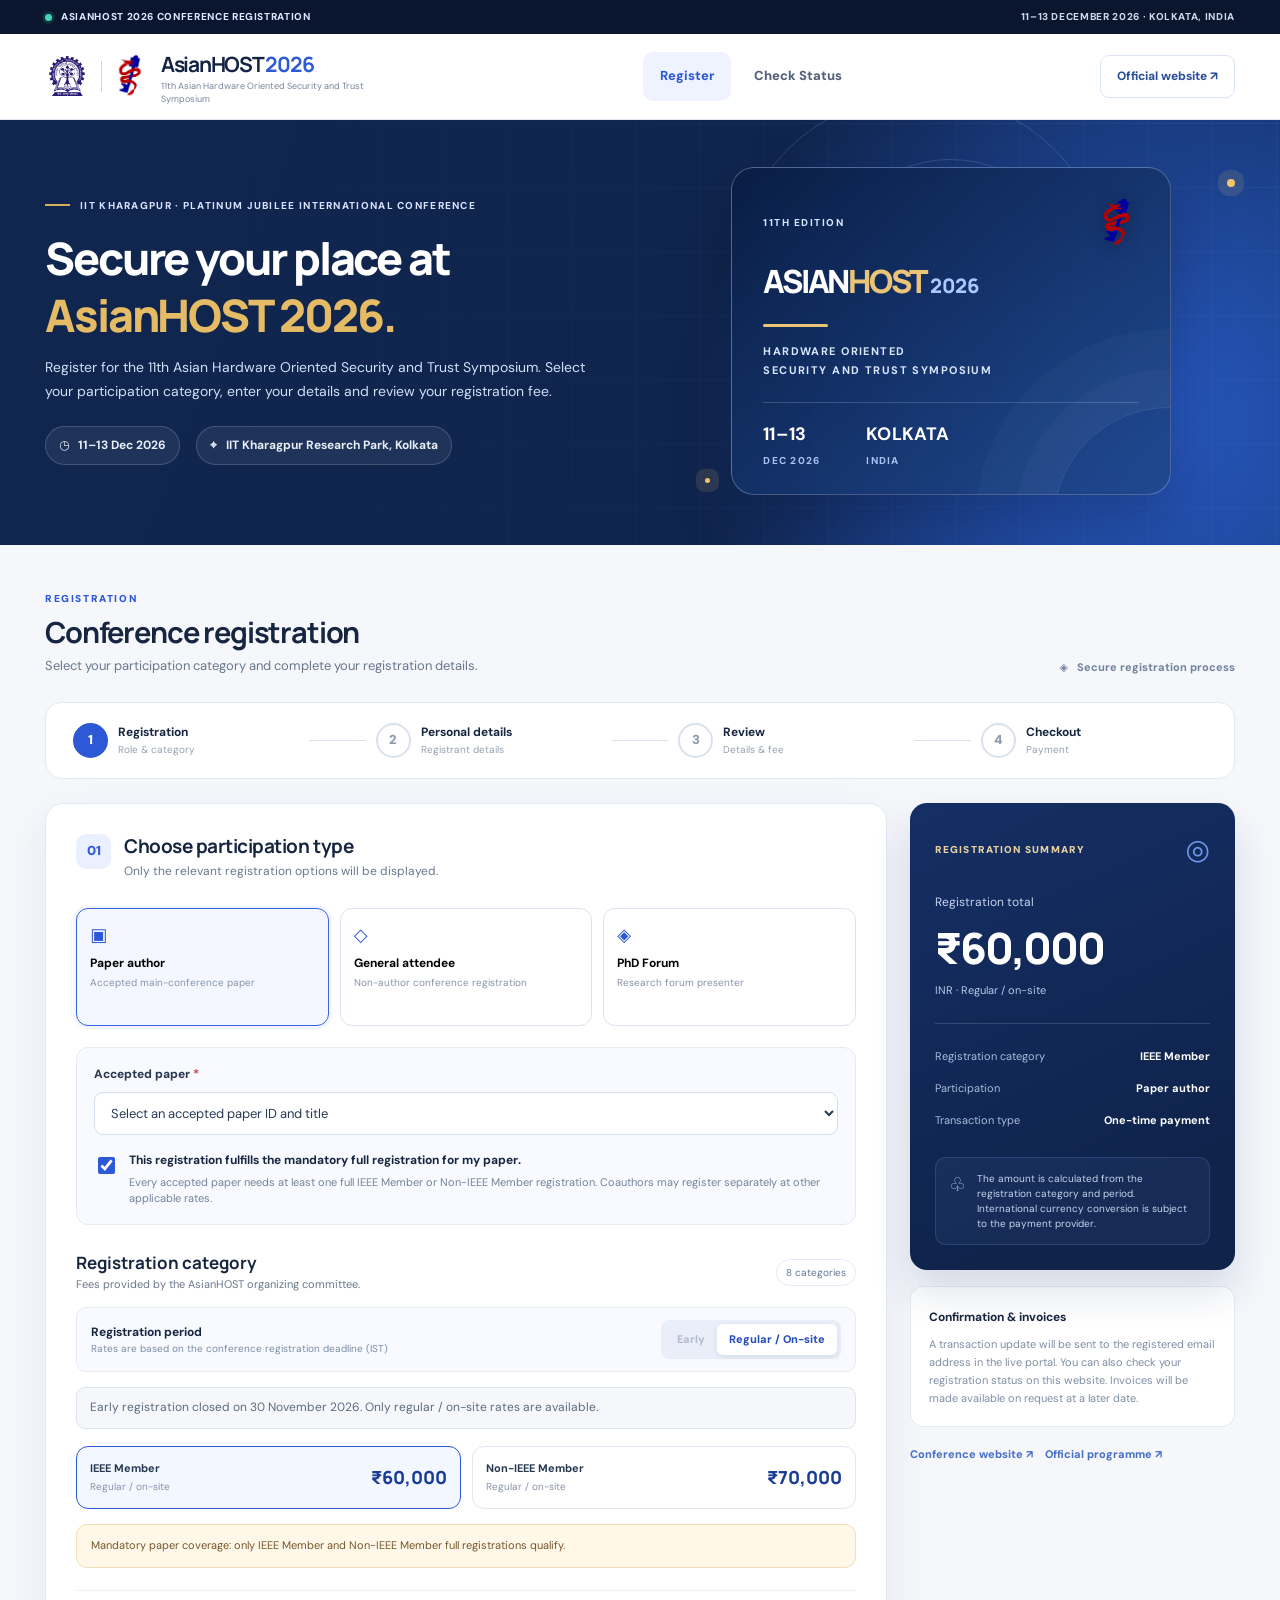
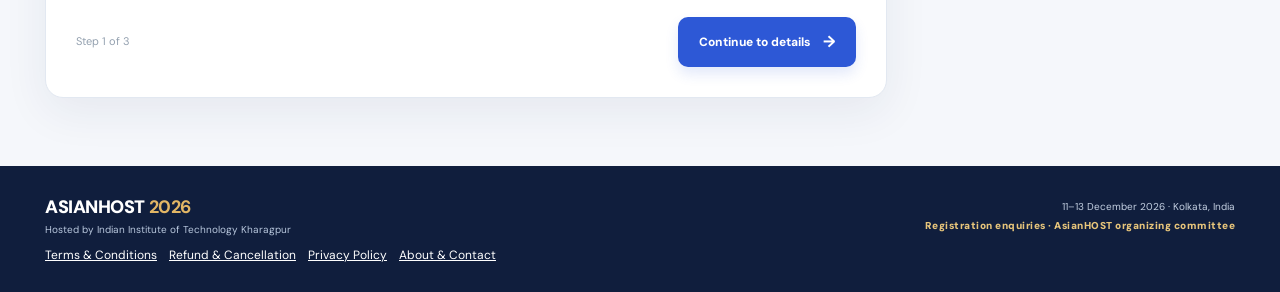
<file: index.html>
<!doctype html>
<html lang="en">
<head>
  <meta charset="utf-8">
  <meta name="viewport" content="width=device-width, initial-scale=1">
  <meta name="theme-color" content="#0e2149">
  <meta name="description" content="AsianHOST 2026 conference registration, registration fee information, and payment status enquiries.">
  <title>AsianHOST 2026 | Conference Registration</title>
  <link rel="icon" href="assets/asianhost-logo.png" type="image/png">
  <link rel="stylesheet" href="styles.css">
  <script defer src="registration-config.js"></script>
  <script defer src="app.js"></script>
</head>
<body>
  <div class="top-ribbon"><span class="top-ribbon__left"><span class="pulse"></span> ASIANHOST 2026 CONFERENCE REGISTRATION</span><span>11–13 DECEMBER 2026 · KOLKATA, INDIA</span></div>
  <header class="site-header">
    <div class="shell header-content">
      <a class="brand" href="index.html" aria-label="AsianHOST 2026 registration home">
        <span class="brand-logos"><img class="brand-iit" src="assets/iitkgp-logo.png" alt="IIT Kharagpur logo"><span class="brand-bar"></span><img class="brand-asianhost" src="assets/asianhost-logo.png" alt="AsianHOST logo"></span>
        <span class="brand-text"><strong>AsianHOST <span>2026</span></strong><small>11th Asian Hardware Oriented Security and Trust Symposium</small></span>
      </a>
      <nav class="nav-links" aria-label="Primary navigation">
        <button type="button" class="nav-link active" data-view="register">Register</button>
        <button type="button" class="nav-link" data-view="status">Check Status</button>
        
      </nav>
      <a class="external-link" href="https://www.asianhost.org/2026/" target="_blank" rel="noopener noreferrer">Official website <span aria-hidden="true">↗</span></a>
    </div>
  </header>

  <main>
    <section class="hero">
      <div class="shell hero-grid">
        <div class="hero-left">
          <div class="eyebrow"><span class="eyebrow-line"></span> IIT KHARAGPUR · PLATINUM JUBILEE INTERNATIONAL CONFERENCE</div>
          <h1>Secure your place at <span>AsianHOST 2026.</span></h1>
          <p>Register for the 11th Asian Hardware Oriented Security and Trust Symposium. Select your participation category, enter your details and review your registration fee.</p>
          <div class="event-metadata"><span>◷ &nbsp; 11–13 Dec 2026</span><span>⌖ &nbsp; IIT Kharagpur Research Park, Kolkata</span></div>
        </div>
        <div class="hero-visual conference-feature" aria-label="AsianHOST 2026 event details">
          <div class="feature-orbit feature-orbit-one"></div>
          <div class="feature-orbit feature-orbit-two"></div>
          <div class="feature-panel">
            <div class="feature-panel-top"><span>11TH EDITION</span><img src="assets/asianhost-logo.png" alt="AsianHOST emblem"></div>
            <div class="feature-panel-title">ASIAN<span>HOST</span> <em>2026</em></div>
            <div class="feature-panel-divider"></div>
            <p>HARDWARE ORIENTED<br>SECURITY AND TRUST SYMPOSIUM</p>
            <div class="feature-panel-bottom"><span><strong>11–13</strong><small>DEC 2026</small></span><span><strong>KOLKATA</strong><small>INDIA</small></span></div>
          </div>
          <div class="feature-circuit circuit-one"></div><div class="feature-circuit circuit-two"></div>
        </div>
      </div>
    </section>

    <section class="shell main-area">
      <div id="register-view" class="app-view">
        <div class="section-lead"><div><div class="section-tag">REGISTRATION</div><h2>Conference registration</h2><p>Select your participation category and complete your registration details.</p></div><div class="secure-mark">◈ &nbsp; Secure registration process</div></div>
        <div class="stepper" aria-label="Registration progress"><div class="step active" data-step-dot="1"><span>1</span><div><strong>Registration</strong><small>Role & category</small></div></div><div class="step-line"></div><div class="step" data-step-dot="2"><span>2</span><div><strong>Personal details</strong><small>Registrant details</small></div></div><div class="step-line"></div><div class="step" data-step-dot="3"><span>3</span><div><strong>Review</strong><small>Details & fee</small></div></div><div class="step-line"></div><div class="step"><span>4</span><div><strong>Checkout</strong><small>Payment</small></div></div></div>
        <div class="form-layout">
          <div class="form-column">
            <div class="form-card" id="step1-panel">
              <div class="card-heading"><span class="mini-number">01</span><div><h3>Choose participation type</h3><p>Only the relevant registration options will be displayed.</p></div></div>
              <div class="purpose-grid" id="purpose-grid">
                <button class="purpose-option selected" type="button" data-purpose="author"><span class="purpose-icon">▣</span><strong>Paper author</strong><small>Accepted main-conference paper</small></button>
                <button class="purpose-option" type="button" data-purpose="attendee"><span class="purpose-icon">◇</span><strong>General attendee</strong><small>Non-author conference registration</small></button>
                <button class="purpose-option" type="button" data-purpose="phd"><span class="purpose-icon">◈</span><strong>PhD Forum</strong><small>Research forum presenter</small></button>
              </div>
              <div id="paper-fields" class="nested-section">
                <label for="paper-select">Accepted paper <span class="required">*</span></label>
                <select id="paper-select" required><option value="">Select an accepted paper ID and title</option></select>
                <div id="paper-detail" class="paper-detail hidden"></div>
                <div id="other-paper-fields" class="nested-section hidden" aria-live="polite">
                  <label for="other-paper-id">Paper ID <span class="required">*</span></label>
                  <input type="text" id="other-paper-id" maxlength="50" placeholder="Enter the accepted paper ID">
                  <label for="other-paper-title" class="mt-12">Paper title <span class="required">*</span></label>
                  <input type="text" id="other-paper-title" maxlength="300" placeholder="Enter the exact accepted paper title">
                  <p class="field-help">Use this option only if your accepted paper is missing from the list. The organizing committee will verify the details.</p>
                </div>
                <div class="coverage-card"><label class="checkbox-line"><input type="checkbox" id="cover-paper" checked><span><strong>This registration fulfills the mandatory full registration for my paper.</strong><small>Every accepted paper needs at least one full IEEE Member or Non-IEEE Member registration. Coauthors may register separately at other applicable rates.</small></span></label></div>
              </div>
              <div id="phd-fields" class="nested-section hidden"><label for="phd-ref">PhD Forum submission / acceptance reference <span class="required">*</span></label><input type="text" id="phd-ref" placeholder="e.g., PhD Forum submission reference"><p class="field-help">The conference team will verify forum acceptance separately.</p></div>
              <div class="subheading-row"><div><h3>Registration category</h3><p>Fees provided by the AsianHOST organizing committee.</p></div><span class="fee-note">8 categories</span></div>
              <div class="tier-row"><div><strong>Registration period</strong><span>Rates are based on the conference registration deadline (IST)</span></div><div class="tier-toggle"><button type="button" class="active" id="early-btn">Early</button><button type="button" id="regular-btn">Regular / On-site</button></div></div>
              <p id="registration-deadline-note" class="registration-deadline-note" role="status" aria-live="polite">Early registration closes 30 November 2026 at 11:59 p.m. IST. Regular / on-site rates apply from 1 December.</p>
              <div id="fee-options" class="fee-grid" role="radiogroup" aria-label="Registration fee category"></div>
              <div id="category-advisory" class="notice-inline" role="status"></div>
              <div class="form-actions"><span class="helper-text">Step 1 of 3</span><button class="btn btn-primary" id="continue-1" type="button">Continue to details <span>→</span></button></div>
            </div>
            <div class="form-card hidden" id="step2-panel">
              <div class="card-heading"><span class="mini-number">02</span><div><h3>Participant information</h3><p>Enter the details for the registered participant.</p></div></div>
              <button type="button" class="btn btn-outline btn-small" id="fill-sample" style="margin:-4px 0 20px">✦ &nbsp; Prefill sample details</button><form id="details-form" novalidate>
                <div class="form-fields"><div class="input-group"><label for="full-name">Full name <span class="required">*</span></label><input id="full-name" type="text" autocomplete="name" placeholder="Full name as on official ID" required minlength="2"></div><div class="input-group"><label for="email">Email address <span class="required">*</span></label><input id="email" type="email" autocomplete="email" placeholder="name@institution.edu" required></div><div class="input-group"><label for="phone">Phone with country code <span class="required">*</span></label><input id="phone" type="tel" autocomplete="tel" placeholder="+91 98765 43210" required minlength="7"></div><div class="input-group"><label for="institution">Institution / organization <span class="required">*</span></label><input id="institution" type="text" placeholder="University or organization" required></div><div class="input-group"><label for="country">Country of residence <span class="required">*</span></label><select id="country" required><option value="">Choose country</option><option>India</option><option>China</option><option>United States</option><option>Singapore</option><option>United Kingdom</option><option>Germany</option><option>Japan</option><option>Australia</option><option>United Arab Emirates</option><option>Other</option></select></div><div class="input-group"><label for="city">City <span class="required">*</span></label><input id="city" type="text" placeholder="City" required></div></div>
                <div id="ieee-input" class="nested-section hidden"><label for="ieee-number">IEEE membership number <span class="required">*</span></label><input type="text" id="ieee-number" inputmode="numeric" pattern="[0-9]{4,15}" placeholder="Your IEEE member number"><p class="field-help">Collected for subsequent manual verification by an authorized IEEE committee member. The organizing committee will review eligibility.</p></div>
                <div id="student-input" class="nested-section hidden"><label class="checkbox-line"><input id="student-attest" type="checkbox"><span><strong>I confirm I am currently enrolled as a student.</strong><small>Student status will be checked by conference organizers.</small></span></label></div>
                <div id="international-input" class="nested-section hidden"><label class="checkbox-line"><input id="visa-help" type="checkbox"><span><strong>I would like conference visa / invitation-letter assistance.</strong><small>Additional details may be requested separately if assistance is needed.</small></span></label></div>
                <div class="nested-section"><label for="billing-name">Invoice / billing name <span class="optional">Optional</span></label><input type="text" id="billing-name" placeholder="Name of participant or institution"><label for="gstin" class="mt-12">GSTIN <span class="optional">Optional, if applicable</span></label><input type="text" id="gstin" placeholder="For Indian organizational invoices"></div>
                <div class="nested-section" id="dietary-section"><label for="dietary">Dietary preference <span class="required">*</span></label><select id="dietary" required><option value="">Choose a meal preference</option><option value="Veg">Vegetarian (Veg)</option><option value="Non Veg">Non-vegetarian (Non Veg)</option></select><p class="field-help">Required by the current KonfHub registration form. The selected value will be transferred using the ticket's Dietary Restrictions form ID. Contact the organizers if neither option is appropriate.</p></div>
                <div class="notice-inline info">An email will be sent to your registered address confirming whether the payment transaction succeeds or fails. An invoice will be provided upon request at a later date.</div><div class="preview-disclosure">Preview environment: please use sample details only. No real payment or notification emails are processed on this site.</div>
                <div class="form-actions"><button type="button" class="btn btn-outline" id="back-2">← Back</button><button type="submit" class="btn btn-primary">Review registration <span>→</span></button></div>
              </form>
            </div>
            <div class="form-card hidden" id="step3-panel"><div class="card-heading"><span class="mini-number">03</span><div><h3>Review before checkout</h3><p>Review your information and the applicable registration fee.</p></div></div><div id="review-card"></div><label class="checkbox-line terms"><input type="checkbox" id="terms" required><span><strong>I agree to the AsianHOST 2026 registration terms and policies.</strong><small>I confirm that the information provided during registration is accurate and complete. I have read and agree to the <a href="terms.html" target="_blank" rel="noopener">Terms & Conditions</a> and <a href="refund.html" target="_blank" rel="noopener">Refund & Cancellation Policy</a>, and I acknowledge the <a href="privacy.html" target="_blank" rel="noopener">Privacy Policy</a>. I understand that my registration information will be processed by the AsianHOST 2026 Organizing Committee and authorized providers, including KonfHub, for registration, ticketing and payment administration. Registration is confirmed only after verified payment or organizer-approved complimentary registration. My agreement is recorded on this website only and is not transferred as a KonfHub form field.</small></span></label><div class="form-actions"><button type="button" class="btn btn-outline" id="back-3">← Back</button><button type="button" class="btn btn-primary" id="proceed-checkout">Proceed to payment <span>↗</span></button></div></div>
          </div>
          <aside class="summary-column">
            <div class="summary-card"><div class="summary-top"><div class="summary-chip">REGISTRATION SUMMARY</div><span class="summary-coin">◎</span></div><p>Registration total</p><div class="summary-amount" id="fee-preview">₹50,000</div><div class="summary-currency" id="currency-preview">INR · Early registration</div><div class="summary-separator"></div><div class="summary-pair"><span>Registration category</span><strong id="category-preview">IEEE Member</strong></div><div class="summary-pair"><span>Participation</span><strong id="purpose-preview">Paper author</strong></div><div class="summary-pair"><span>Transaction type</span><strong>One-time payment</strong></div><div class="summary-footnote"><span class="summary-lock">♧</span><span>The amount is calculated from the registration category and period. International currency conversion is subject to the payment provider.</span></div></div>
            <div class="aside-note"><strong>Confirmation & invoices</strong><p>A transaction update will be sent to the registered email address in the live portal. You can also check your registration status on this website. Invoices will be made available on request at a later date.</p></div>
            <div class="aside-links"><a href="https://www.asianhost.org/2026/" target="_blank" rel="noopener noreferrer">Conference website ↗</a><a href="https://www.asianhost.org/2026/program.htm" target="_blank" rel="noopener noreferrer">Official programme ↗</a></div>
          </aside>
        </div>
      </div>

      <div id="status-view" class="app-view hidden"><div class="section-lead"><div><div class="section-tag">REGISTRATION LOOKUP</div><h2>Check registration status</h2><p>Enter your registration reference and registered email address to view your payment status. Confirmed registrations also provide a View / Print Invoice Preview option; official invoices are issued separately upon request.</p></div></div><div class="status-layout"><div class="form-card"><div class="card-heading"><span class="mini-number">✓</span><div><h3>Find your registration</h3><p>Your registration reference appears on the confirmation page.</p></div></div><form id="status-form"><div class="input-group"><label for="lookup-id">Registration ID</label><input id="lookup-id" required placeholder="e.g., AH26-XXXXXXXXXX"></div><div class="input-group mt-16"><label for="lookup-email">Email address</label><input id="lookup-email" type="email" required placeholder="name@institution.edu"></div><div class="form-actions"><button type="submit" class="btn btn-primary">Check status <span>→</span></button></div></form><div id="status-result" aria-live="polite"></div></div><aside class="aside-note status-aside"><strong>Need assistance?</strong><p>If your payment is delayed or unsuccessful, please contact the conference registration team and include your registration reference.</p><p><strong>Invoice requests</strong><br>Invoices will be provided upon request at a later date.</p><div class="sample-lookups"><h4>Sample status records</h4><p>Use these example references to explore the status lookup.</p><div class="sample-records" id="sample-records"></div><small>These are fictional records for preview purposes; no real registration database is connected.</small></div></aside></div></div>

      <div id="confirmation-view" class="app-view hidden">
        <div class="confirmation-wrap">
          <div class="confirmation-card" id="confirmation-card" aria-live="polite"></div>
        </div>
      </div>
    </section>
  </main>
  <footer class="site-footer"><div class="shell footer-inner"><div class="footer-brand"><span>ASIANHOST <strong>2026</strong></span><small>Hosted by Indian Institute of Technology Kharagpur</small></div><div class="footer-right"><span>11–13 December 2026 · Kolkata, India</span><span>Registration enquiries · AsianHOST organizing committee</span></div></div><div class="policy-links shell" style="display:flex;flex-wrap:wrap;gap:12px;margin-top:8px;font-size:12px"><a style="color:inherit;text-decoration:underline" href="terms.html">Terms & Conditions</a><a style="color:inherit;text-decoration:underline" href="refund.html">Refund & Cancellation</a><a style="color:inherit;text-decoration:underline" href="privacy.html">Privacy Policy</a><a style="color:inherit;text-decoration:underline" href="about-contact.html">About & Contact</a></div></footer>
  <div id="toast" class="toast" role="status" aria-live="polite"></div>
</body>
</html>
</file>
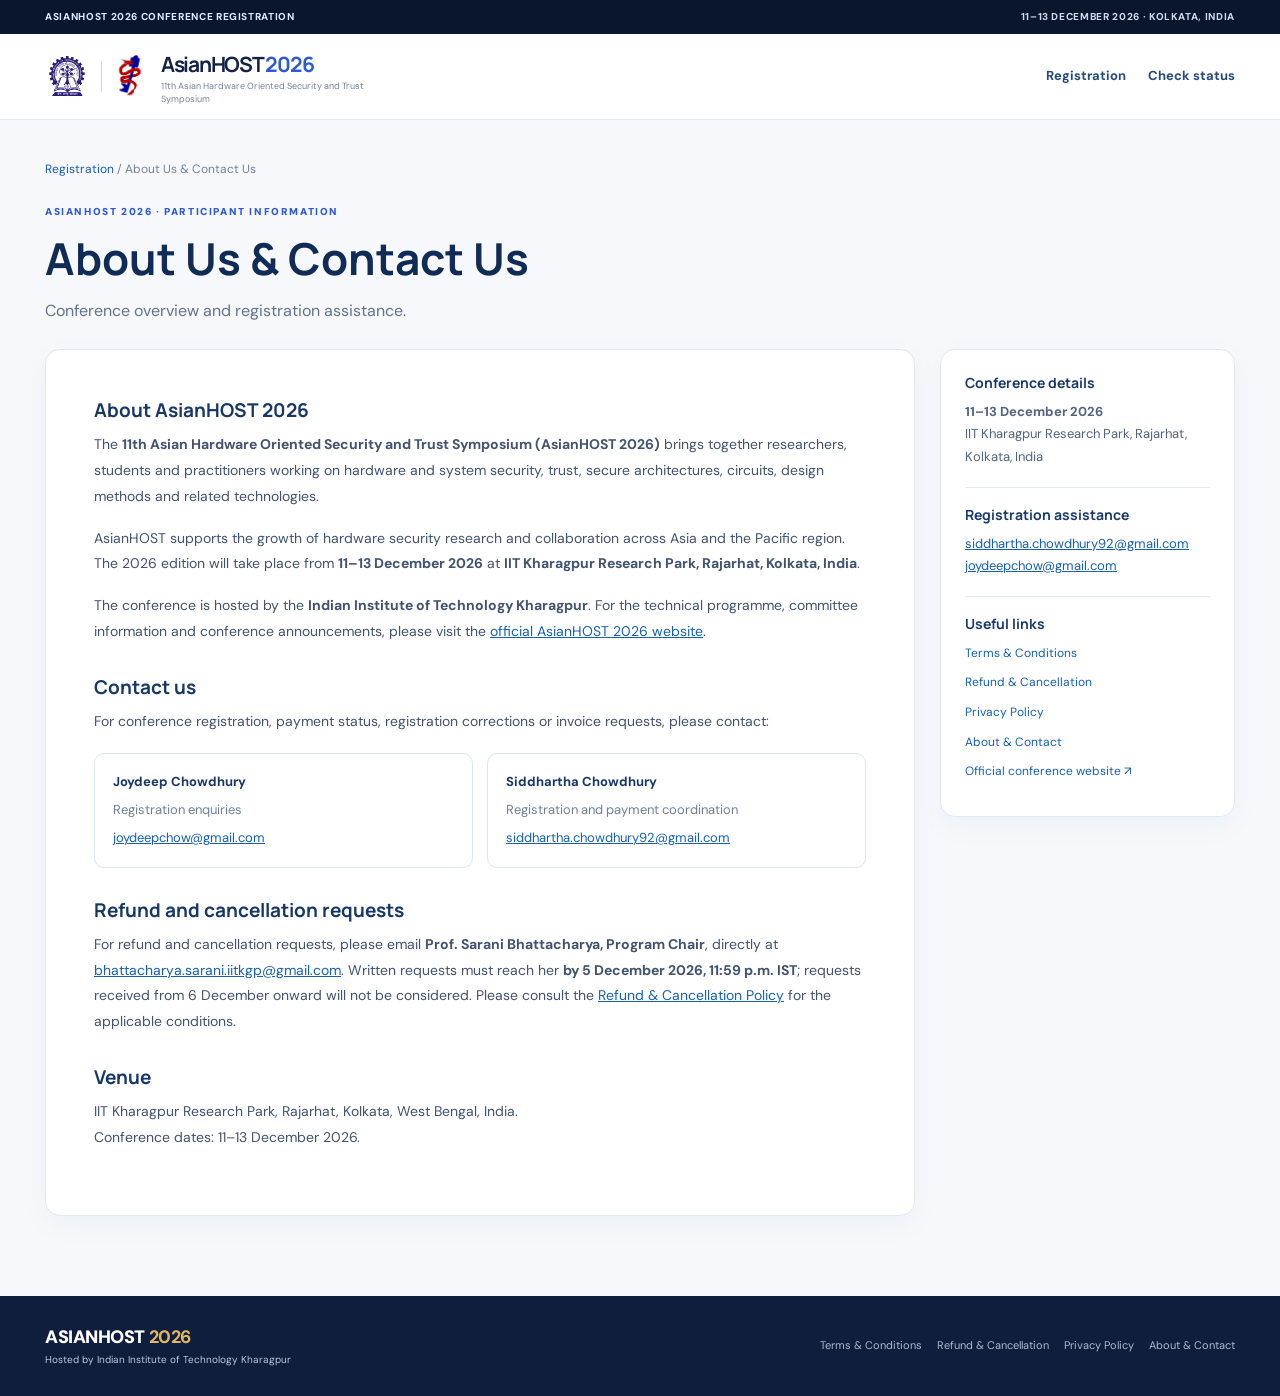
<file: about-contact.html>
<!doctype html><html lang="en"><head><meta charset="utf-8"><meta name="viewport" content="width=device-width,initial-scale=1"><meta name="theme-color" content="#0e2149"><meta name="description" content="AsianHOST 2026 About Us &amp; Contact Us"><title>About Us &amp; Contact Us | AsianHOST 2026</title><link rel="icon" href="assets/asianhost-logo.png" type="image/png"><link rel="stylesheet" href="styles.css"><link rel="stylesheet" href="policy.css"></head><body><div class="top-ribbon"><span class="top-ribbon__left">ASIANHOST 2026 CONFERENCE REGISTRATION</span><span>11–13 DECEMBER 2026 · KOLKATA, INDIA</span></div><header class="site-header"><div class="shell header-content"><a class="brand" href="index.html"><span class="brand-logos"><img class="brand-iit" src="assets/iitkgp-logo.png" alt="IIT Kharagpur logo"><span class="brand-bar"></span><img class="brand-asianhost" src="assets/asianhost-logo.png" alt="AsianHOST logo"></span><span class="brand-text"><strong>AsianHOST <span>2026</span></strong><small>11th Asian Hardware Oriented Security and Trust Symposium</small></span></a><nav class="policy-header-links"><a href="index.html">Registration</a><a href="index.html?view=status">Check status</a></nav></div></header><main class="policy-main"><div class="shell"><div class="policy-breadcrumb"><a href="index.html">Registration</a> / About Us &amp; Contact Us</div><div class="policy-intro"><div class="section-tag">ASIANHOST 2026 · PARTICIPANT INFORMATION</div><h1>About Us &amp; Contact Us</h1><p>Conference overview and registration assistance.</p></div><div class="policy-layout"><article class="policy-card"><h2>About AsianHOST 2026</h2><p>The <strong>11th Asian Hardware Oriented Security and Trust Symposium (AsianHOST 2026)</strong> brings together researchers, students and practitioners working on hardware and system security, trust, secure architectures, circuits, design methods and related technologies.</p><p>AsianHOST supports the growth of hardware security research and collaboration across Asia and the Pacific region. The 2026 edition will take place from <strong>11–13 December 2026</strong> at <strong>IIT Kharagpur Research Park, Rajarhat, Kolkata, India</strong>.</p><p>The conference is hosted by the <strong>Indian Institute of Technology Kharagpur</strong>. For the technical programme, committee information and conference announcements, please visit the <a href="https://www.asianhost.org/2026/" target="_blank" rel="noopener noreferrer">official AsianHOST 2026 website</a>.</p><h2>Contact us</h2><p>For conference registration, payment status, registration corrections or invoice requests, please contact:</p><div class="policy-contact-grid"><div class="policy-contact"><strong>Joydeep Chowdhury</strong><span>Registration enquiries</span><a href="mailto:joydeepchow@gmail.com">joydeepchow@gmail.com</a></div><div class="policy-contact"><strong>Siddhartha Chowdhury</strong><span>Registration and payment coordination</span><a href="mailto:siddhartha.chowdhury92@gmail.com">siddhartha.chowdhury92@gmail.com</a></div></div><h2>Refund and cancellation requests</h2><p>For refund and cancellation requests, please email <strong>Prof. Sarani Bhattacharya, Program Chair</strong>, directly at <a href="mailto:bhattacharya.sarani.iitkgp@gmail.com">bhattacharya.sarani.iitkgp@gmail.com</a>. Written requests must reach her <strong>by 5 December 2026, 11:59 p.m. IST</strong>; requests received from 6 December onward will not be considered. Please consult the <a href="refund.html">Refund &amp; Cancellation Policy</a> for the applicable conditions.</p><h2>Venue</h2><p>IIT Kharagpur Research Park, Rajarhat, Kolkata, West Bengal, India.<br>Conference dates: 11–13 December 2026.</p></article><aside class="policy-aside"><h3>Conference details</h3><p><strong>11–13 December 2026</strong><br>IIT Kharagpur Research Park, Rajarhat, Kolkata, India</p><hr><h3>Registration assistance</h3><p><a href="mailto:siddhartha.chowdhury92@gmail.com">siddhartha.chowdhury92@gmail.com</a><br><a href="mailto:joydeepchow@gmail.com">joydeepchow@gmail.com</a></p><hr><h3>Useful links</h3><a href="terms.html">Terms & Conditions</a><a href="refund.html">Refund & Cancellation</a><a href="privacy.html">Privacy Policy</a><a href="about-contact.html">About & Contact</a><a href="https://www.asianhost.org/2026/" target="_blank" rel="noopener noreferrer">Official conference website ↗</a></aside></div></div></main><footer class="site-footer"><div class="shell footer-inner"><div class="footer-brand"><span>ASIANHOST <strong>2026</strong></span><small>Hosted by Indian Institute of Technology Kharagpur</small></div><div class="policy-footer-links"><a href="terms.html">Terms & Conditions</a><a href="refund.html">Refund & Cancellation</a><a href="privacy.html">Privacy Policy</a><a href="about-contact.html">About & Contact</a></div></div></footer></body></html>
</file>
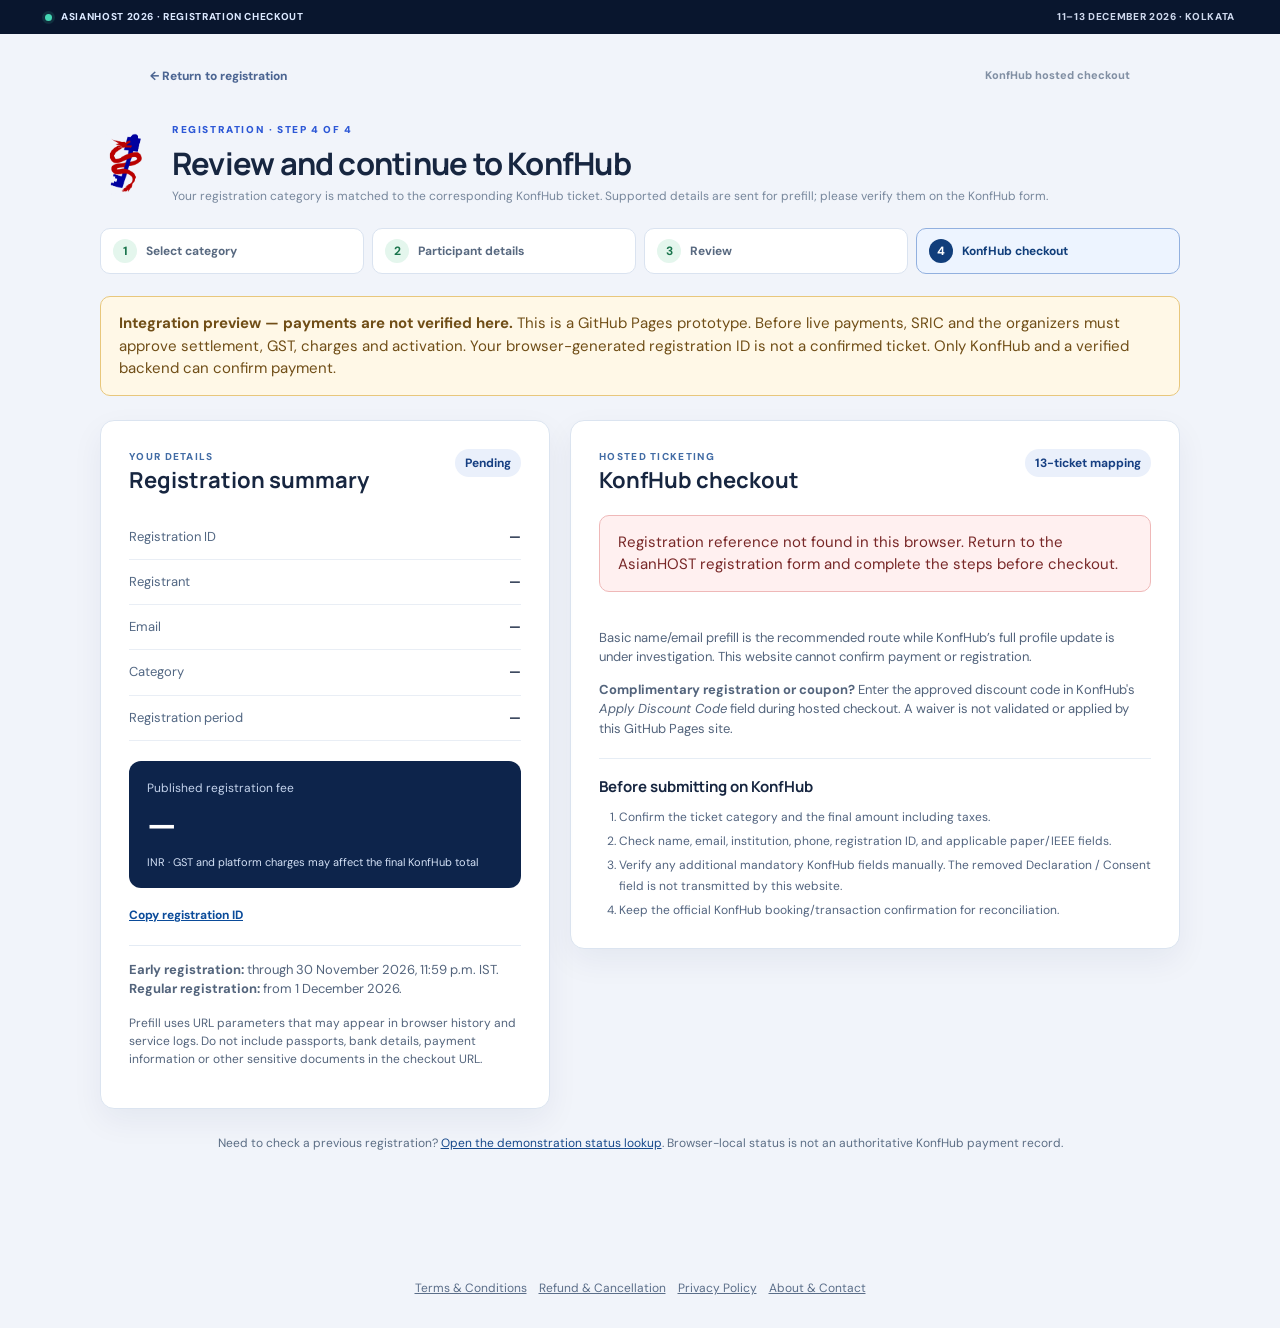
<file: checkout.html>
<!doctype html>
<html lang="en">
<head>
  <meta charset="utf-8">
  <meta name="viewport" content="width=device-width, initial-scale=1">
  <meta name="theme-color" content="#0d1f41">
  <meta name="description" content="AsianHOST 2026 registration review and KonfHub checkout preview.">
  <title>Registration checkout | AsianHOST 2026</title>
  <link rel="icon" type="image/png" href="assets/asianhost-logo.png">
  <link rel="stylesheet" href="styles.css">
  <link rel="stylesheet" href="konfhub-checkout.css">
  <script defer src="registration-config.js"></script>
  <script defer src="konfhub-integration.js"></script>
  <script defer src="checkout.js"></script>
</head>
<body class="checkout-body">
  <div class="top-ribbon"><span class="top-ribbon__left"><span class="pulse"></span> ASIANHOST 2026 · REGISTRATION CHECKOUT</span><span>11–13 DECEMBER 2026 · KOLKATA</span></div>
  <div class="checkout-header"><a href="index.html" class="back-link">← Return to registration</a><span class="checkout-secure">KonfHub hosted checkout</span></div>
  <main class="checkout-wrap">
    <div class="checkout-intro"><img src="assets/asianhost-logo.png" alt="AsianHOST logo"><div><div class="section-tag">REGISTRATION · STEP 4 OF 4</div><h1>Review and continue to KonfHub</h1><p>Your registration category is matched to the corresponding KonfHub ticket. Supported details are sent for prefill; please verify them on the KonfHub form.</p></div></div>
    <div class="kh-stage-strip" aria-label="Checkout progress">
      <div class="kh-stage kh-stage-done"><span>1</span> Select category</div>
      <div class="kh-stage kh-stage-done"><span>2</span> Participant details</div>
      <div class="kh-stage kh-stage-done"><span>3</span> Review</div>
      <div class="kh-stage kh-stage-current"><span>4</span> KonfHub checkout</div>
    </div>
    <div class="kh-notice warning kh-top-alert"><strong>Integration preview — payments are not verified here.</strong> This is a GitHub Pages prototype. Before live payments, SRIC and the organizers must approve settlement, GST, charges and activation. Your browser-generated registration ID is not a confirmed ticket. Only KonfHub and a verified backend can confirm payment.</div>
    <div class="kh-checkout-grid">
      <section class="kh-panel kh-summary-panel" aria-labelledby="kh-summary-title">
        <div class="kh-panel-heading"><div><div class="kh-eyebrow">YOUR DETAILS</div><h2 id="kh-summary-title">Registration summary</h2></div><span class="kh-pill">Pending</span></div>
        <table class="kh-summary">
          <tr><td>Registration ID</td><td id="kh-order">—</td></tr>
          <tr><td>Registrant</td><td id="kh-person">—</td></tr>
          <tr><td>Email</td><td id="kh-email">—</td></tr>
          <tr><td>Category</td><td id="kh-category">—</td></tr>
          <tr><td>Registration period</td><td id="kh-period">—</td></tr>
        </table>
        <div class="kh-fee-box"><span>Published registration fee</span><strong id="kh-amount">—</strong><small>INR · GST and platform charges may affect the final KonfHub total</small></div>
        <button id="kh-copy-id" class="kh-text-button" type="button">Copy registration ID</button><span id="kh-copy-result" class="kh-copy-result" aria-live="polite"></span>
        <div class="kh-divider"></div>
        <p class="kh-details"><strong>Early registration:</strong> through 30 November 2026, 11:59 p.m. IST. <strong>Regular registration:</strong> from 1 December 2026.</p>
        <p class="kh-privacy">Prefill uses URL parameters that may appear in browser history and service logs. Do not include passports, bank details, payment information or other sensitive documents in the checkout URL.</p>
      </section>
      <section class="kh-panel" aria-labelledby="kh-action-title">
        <div class="kh-panel-heading"><div><div class="kh-eyebrow">HOSTED TICKETING</div><h2 id="kh-action-title">KonfHub checkout</h2></div><span class="kh-pill">13-ticket mapping</span></div>
        <p class="kh-status" id="kh-loading" role="status">Checking ticket metadata and selecting the correct category…</p>
        <div class="kh-notice" id="kh-message" role="status" hidden></div>
        <div id="kh-match-details" class="kh-match-details" hidden>
          <div><span>Selected KonfHub ticket</span><strong id="kh-ticket-name">—</strong></div>
          <div><span>Ticket ID</span><strong id="kh-ticket-id">—</strong></div>
          <div><span>Ticket data source</span><strong id="kh-data-source">—</strong></div>
          <div><span>Ticket availability</span><strong id="kh-ticket-availability">—</strong></div>
        </div>
        <div id="kh-warnings" class="kh-warnings" aria-live="polite" hidden></div>
        <form class="kh-final-details" id="kh-final-details" hidden>
          <h3>Dietary preference for KonfHub</h3>
          <p>Confirm your dietary preference, including for older pending registrations. The removed KonfHub Declaration / Consent field is <strong>never</strong> sent in the prefill URL. The website’s own terms acknowledgement remains on the review step.</p>
          <label for="kh-dietary">Dietary preference <span class="required">*</span></label>
          <select id="kh-dietary" required><option value="">Select preference</option><option value="Veg">Vegetarian (Veg)</option><option value="Non Veg">Non-vegetarian (Non Veg)</option></select>
          <button type="submit" class="kh-button kh-button-secondary">Save dietary preference</button>
          <p id="kh-final-result" class="kh-details" aria-live="polite"></p>
        </form>
        <div class="kh-prefill-report" id="kh-prefill-report" hidden aria-live="polite"></div>
        <div class="kh-actions">
          <a id="kh-prefill" class="kh-button" href="#" target="_blank" rel="noopener noreferrer" hidden>Continue with basic prefill (recommended) ↗</a>
          <a id="kh-prefill-full" class="kh-button kh-button-secondary" href="#" target="_blank" rel="noopener noreferrer" hidden>Try full participant prefill (experimental) ↗</a>
          <a id="kh-text-prefill" class="kh-button kh-button-secondary" href="#" target="_blank" rel="noopener noreferrer" hidden>Test text-field prefill ↗</a>
          <a id="kh-prefill-lab" class="kh-button kh-button-outline" href="#" hidden>Test each additional field ↗</a>
          <a id="kh-ticket-only" class="kh-button kh-button-outline" href="#" target="_blank" rel="noopener noreferrer" hidden>Ticket-only checkout (no prefill) ↗</a>
          <a id="kh-event" class="kh-button kh-button-secondary" href="https://konfhub.com/asian-host-ticketing" target="_blank" rel="noopener noreferrer" hidden>Open KonfHub event page ↗</a>
        </div>
        <p class="kh-details" id="kh-explanation">Basic name/email prefill is the recommended route while KonfHub’s full profile update is under investigation. This website cannot confirm payment or registration.</p>
        <p class="kh-details"><strong>Complimentary registration or coupon?</strong> Enter the approved discount code in KonfHub's <em>Apply Discount Code</em> field during hosted checkout. A waiver is not validated or applied by this GitHub Pages site.</p>
        <div class="kh-notice kh-profile-help" id="kh-profile-help" hidden>
          <strong>Seeing “Error updating user profile” in KonfHub?</strong>
          <p>The retired Declaration / Consent field is excluded from all generated links. The red message can still come from KonfHub’s own profile-update endpoint or another field. Test <strong>Basic prefill</strong> first, then use <strong>Test each additional field</strong> to isolate the first failing field. For a reliable manual route use <strong>Ticket-only checkout</strong>. Collect the failing network request status and redacted response for KonfHub support; do not pay during diagnosis.</p>
          <p>These buttons do not verify payment, approve registration, or update your AsianHOST status.</p>
        </div>
        <div class="kh-next-steps"><h3>Before submitting on KonfHub</h3><ol><li>Confirm the ticket category and the final amount including taxes.</li><li>Check name, email, institution, phone, registration ID, and applicable paper/IEEE fields.</li><li>Verify any additional mandatory KonfHub fields manually. The removed Declaration / Consent field is not transmitted by this website.</li><li>Keep the official KonfHub booking/transaction confirmation for reconciliation.</li></ol></div>
        <div id="kh-widget-wrap" class="kh-widget" hidden><iframe src="https://konfhub.com/widget/id/eaa9296e-ad76-4de9-bdc1-06a0c1ce1e1d" title="Indian Student – General KonfHub registration widget (manual entry)" width="100%" height="1000" allow="payment" loading="lazy"></iframe></div>
        <p class="kh-details" id="kh-widget-note" hidden>This manual iframe is configured only for Indian Student – General (₹2,000). It does not transfer the website's participant details. Enter the registration ID shown on the left manually.</p>
      </section>
    </div>
    <p class="kh-bottom-help">Need to check a previous registration? <a href="index.html?view=status">Open the demonstration status lookup</a>. Browser-local status is not an authoritative KonfHub payment record.</p>
  </main>
  <footer class="checkout-policy-links"><a href="terms.html">Terms &amp; Conditions</a><a href="refund.html">Refund &amp; Cancellation</a><a href="privacy.html">Privacy Policy</a><a href="about-contact.html">About &amp; Contact</a></footer>
</body>
</html>
</file>
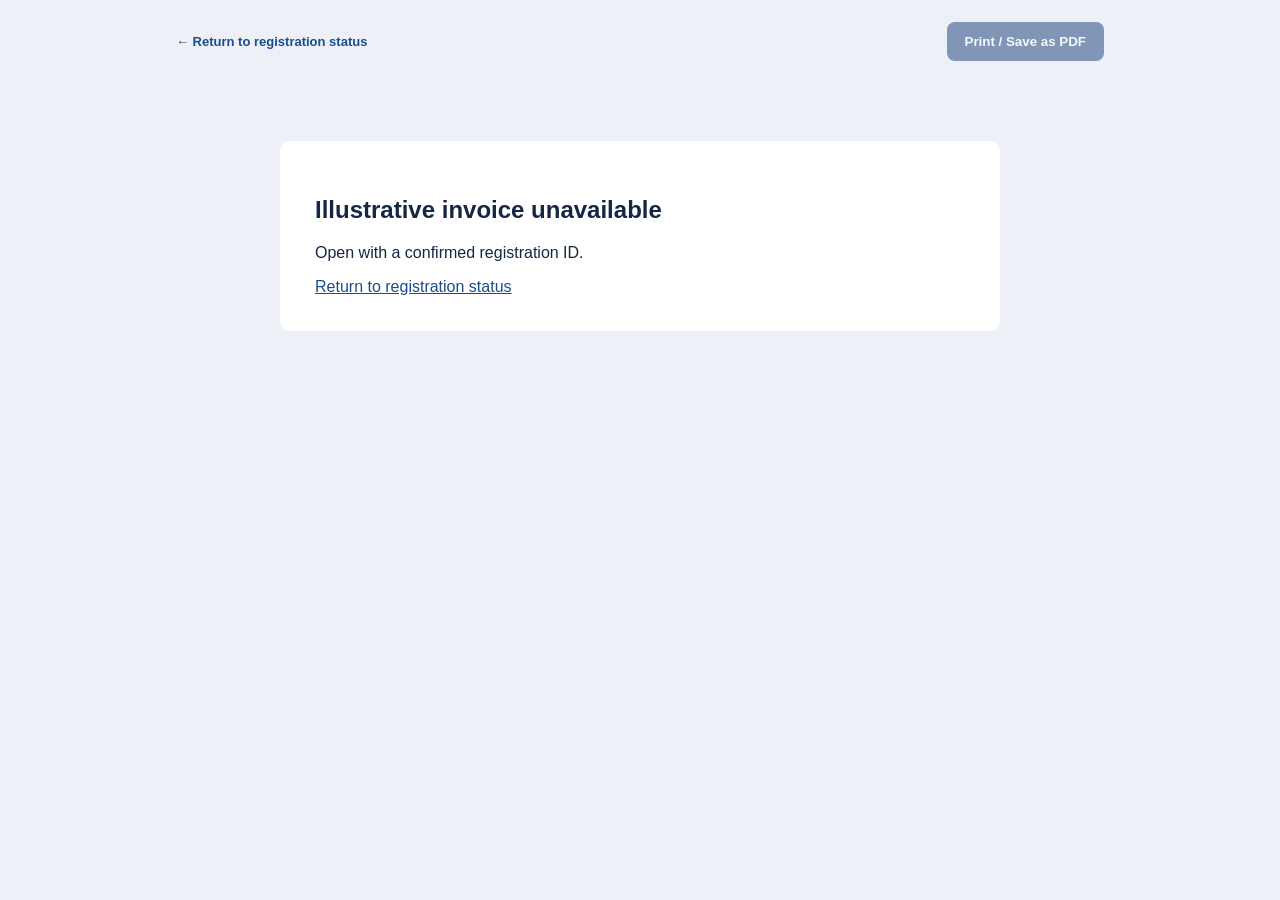
<file: invoice.html>
<!doctype html>
<html lang="en"><head><meta charset="utf-8"><meta name="viewport" content="width=device-width, initial-scale=1"><title>Illustrative Invoice Layout | AsianHOST 2026</title><link rel="icon" href="assets/asianhost-logo.png"><link rel="stylesheet" href="invoice.css"><script defer src="invoice.js"></script></head>
<body><header class="toolbar"><a href="index.html?view=status">← Return to registration status</a><button type="button" id="print-invoice" disabled>Print / Save as PDF</button></header>
<main class="sheet" id="invoice-sheet" hidden>
  <div class="watermark">SAMPLE — NOT AN OFFICIAL INVOICE</div>
  <div class="brand"><img src="assets/iitkgp-logo.png" alt="IIT Kharagpur"><div><h1>AsianHOST 2026</h1><p>11–13 December 2026 · IIT Kharagpur Research Park, Rajarhat, Kolkata</p></div><img src="assets/asianhost-logo.png" alt="AsianHOST"></div>
  <div class="notice"><strong>ILLUSTRATIVE DOCUMENT — NOT VALID FOR PAYMENT, TAX OR REIMBURSEMENT.</strong> This is a frontend design reference only. An official invoice will be provided upon request at a later date by the organizing committee.</div>
  <h2>Registration fee illustration</h2><div class="grid"><section><h3>Participant / Billing information</h3><p id="invoice-bill-to">—</p><small id="invoice-gstin">—</small></section><section><h3>Reference details</h3><dl><dt>Preview number</dt><dd id="invoice-number">—</dd><dt>Registration ID</dt><dd id="invoice-registration">—</dd><dt>Date</dt><dd id="invoice-date">—</dd><dt>Method</dt><dd id="invoice-method">—</dd><dt>Status</dt><dd id="invoice-status">—</dd></dl></section></div>
  <table><thead><tr><th>Item</th><th>Registration category</th><th class="right">Amount (INR)</th></tr></thead><tbody id="invoice-lines"></tbody></table>
  <div class="totals"><div class="totals-label"><span>Fee subtotal</span><strong id="invoice-subtotal">—</strong></div><div class="totals-label" id="discount-row" hidden><span>Complimentary coupon discount</span><strong id="invoice-discount">—</strong></div><div class="totals-final"><span>Amount recorded after waiver</span><strong id="invoice-total">—</strong></div></div>
  <p class="footnote" id="invoice-waiver-note"></p><p class="footnote">This document is a simulated preview. It is not an invoice issued by IIT Kharagpur, is not proof of payment, and does not establish any tax liability or entitlement.</p>
</main><div class="error" id="invoice-error" hidden></div></body></html>
</file>
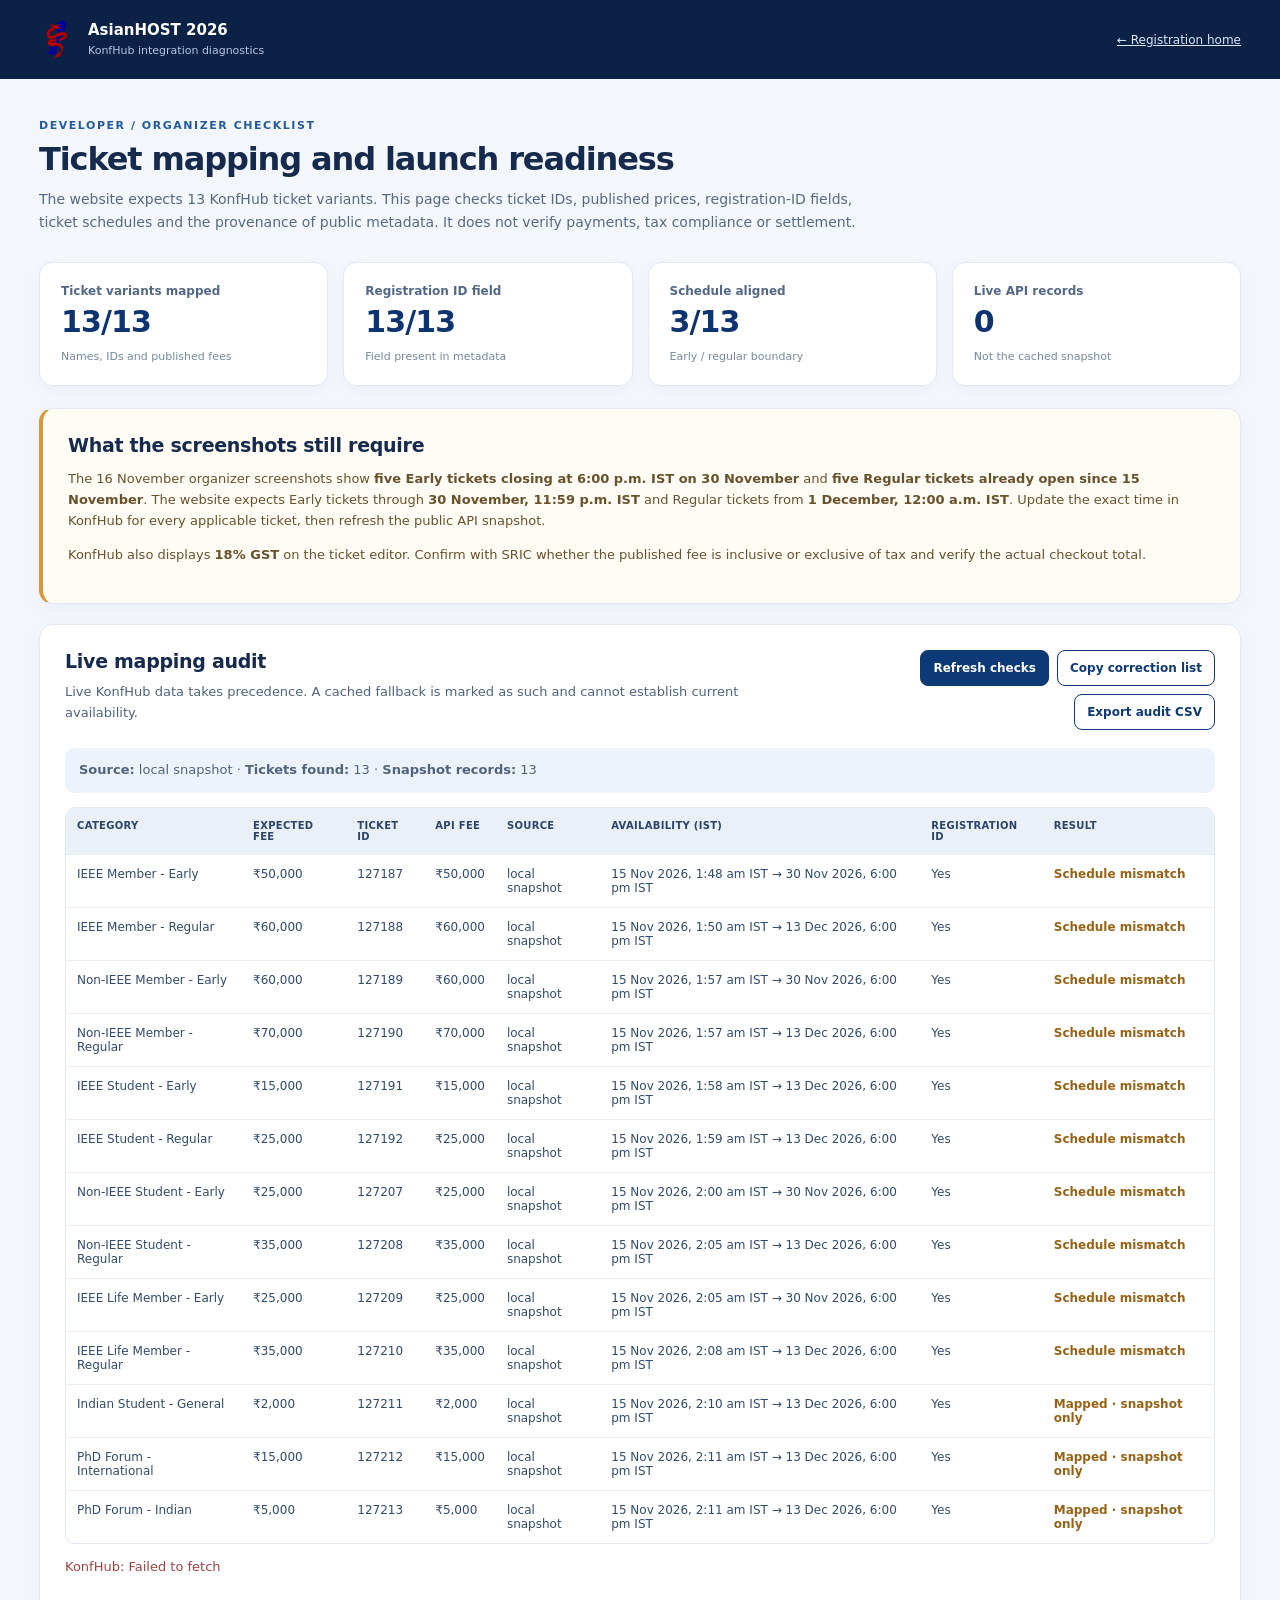
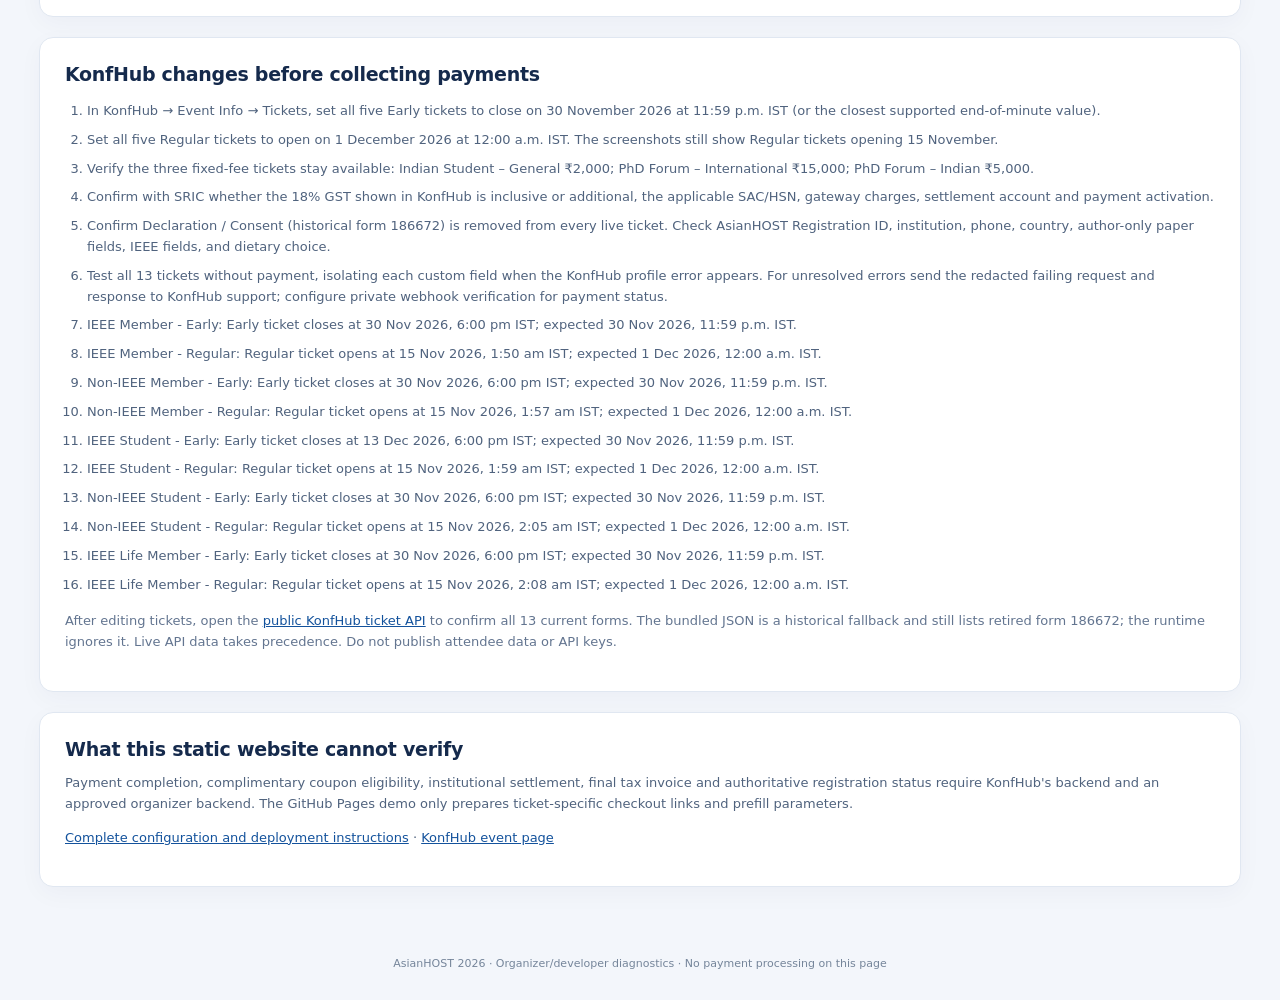
<file: konfhub-diagnostics.html>
<!doctype html>
<html lang="en">
<head>
  <meta charset="utf-8"><meta name="viewport" content="width=device-width, initial-scale=1">
  <meta name="theme-color" content="#0d1f41">
  <title>KonfHub ticket readiness | AsianHOST 2026</title>
  <link rel="icon" href="assets/asianhost-logo.png" type="image/png">
  <link rel="stylesheet" href="konfhub-diagnostics.css">
  <script defer src="registration-config.js"></script>
  <script defer src="konfhub-integration.js"></script>
  <script defer src="konfhub-diagnostics.js"></script>
</head>
<body>
  <header class="diagnostics-header"><div class="shell"><a class="brand" href="index.html"><img src="assets/asianhost-logo.png" alt="AsianHOST logo"><span><strong>AsianHOST 2026</strong><small>KonfHub integration diagnostics</small></span></a><a href="index.html" class="return-link">← Registration home</a></div></header>
  <main class="shell">
    <div class="eyebrow">DEVELOPER / ORGANIZER CHECKLIST</div>
    <h1>Ticket mapping and launch readiness</h1>
    <p class="lead">The website expects 13 KonfHub ticket variants. This page checks ticket IDs, published prices, registration-ID fields, ticket schedules and the provenance of public metadata. It does not verify payments, tax compliance or settlement.</p>
    <div class="summary-grid">
      <div class="stat"><span>Ticket variants mapped</span><strong id="mapped">—</strong><small>Names, IDs and published fees</small></div>
      <div class="stat"><span>Registration ID field</span><strong id="prefill-ready">—</strong><small>Field present in metadata</small></div>
      <div class="stat"><span>Schedule aligned</span><strong id="schedule-ready">—</strong><small>Early / regular boundary</small></div>
      <div class="stat"><span>Live API records</span><strong id="live-count">—</strong><small>Not the cached snapshot</small></div>
    </div>
    <section class="panel notice"><h2>What the screenshots still require</h2><p>The 16 November organizer screenshots show <strong>five Early tickets closing at 6:00 p.m. IST on 30 November</strong> and <strong>five Regular tickets already open since 15 November</strong>. The website expects Early tickets through <strong>30 November, 11:59 p.m. IST</strong> and Regular tickets from <strong>1 December, 12:00 a.m. IST</strong>. Update the exact time in KonfHub for every applicable ticket, then refresh the public API snapshot.</p><p>KonfHub also displays <strong>18% GST</strong> on the ticket editor. Confirm with SRIC whether the published fee is inclusive or exclusive of tax and verify the actual checkout total.</p></section>
    <section class="panel"><div class="section-heading"><div><h2>Live mapping audit</h2><p>Live KonfHub data takes precedence. A cached fallback is marked as such and cannot establish current availability.</p></div><div class="actions"><button id="reload" type="button">Refresh checks</button><button id="copy-actions" type="button" class="outline">Copy correction list</button><button id="download-csv" type="button" class="outline">Export audit CSV</button></div></div>
      <p class="source-line"><strong>Source:</strong> <span id="source">Loading…</span> · <strong>Tickets found:</strong> <span id="count">—</span> · <strong>Snapshot records:</strong> <span id="snapshot-count">—</span></p>
      <div class="table-scroll"><table><thead><tr><th>Category</th><th>Expected fee</th><th>Ticket ID</th><th>API fee</th><th>Source</th><th>Availability (IST)</th><th>Registration ID</th><th>Result</th></tr></thead><tbody id="tickets"></tbody></table></div>
      <p id="errors" class="errors" role="status"></p>
    </section>
    <section class="panel"><h2>KonfHub changes before collecting payments</h2><ol id="action-list"><li>Checking ticket metadata…</li></ol><p class="muted">After editing tickets, open the <a href="https://api.konfhub.com/event/url/asian-host-ticketing/tickets" target="_blank" rel="noopener noreferrer">public KonfHub ticket API</a> to confirm all 13 current forms. The bundled JSON is a historical fallback and still lists retired form 186672; the runtime ignores it. Live API data takes precedence. Do not publish attendee data or API keys.</p></section>
    <section class="panel"><h2>What this static website cannot verify</h2><p>Payment completion, complimentary coupon eligibility, institutional settlement, final tax invoice and authoritative registration status require KonfHub's backend and an approved organizer backend. The GitHub Pages demo only prepares ticket-specific checkout links and prefill parameters.</p><p><a href="KONFHUB_NO_DECLARATION_SETUP.md">Complete configuration and deployment instructions</a> · <a href="https://konfhub.com/asian-host-ticketing" target="_blank" rel="noopener noreferrer">KonfHub event page</a></p></section>
  </main>
  <footer>AsianHOST 2026 · Organizer/developer diagnostics · No payment processing on this page</footer>
</body>
</html>
</file>
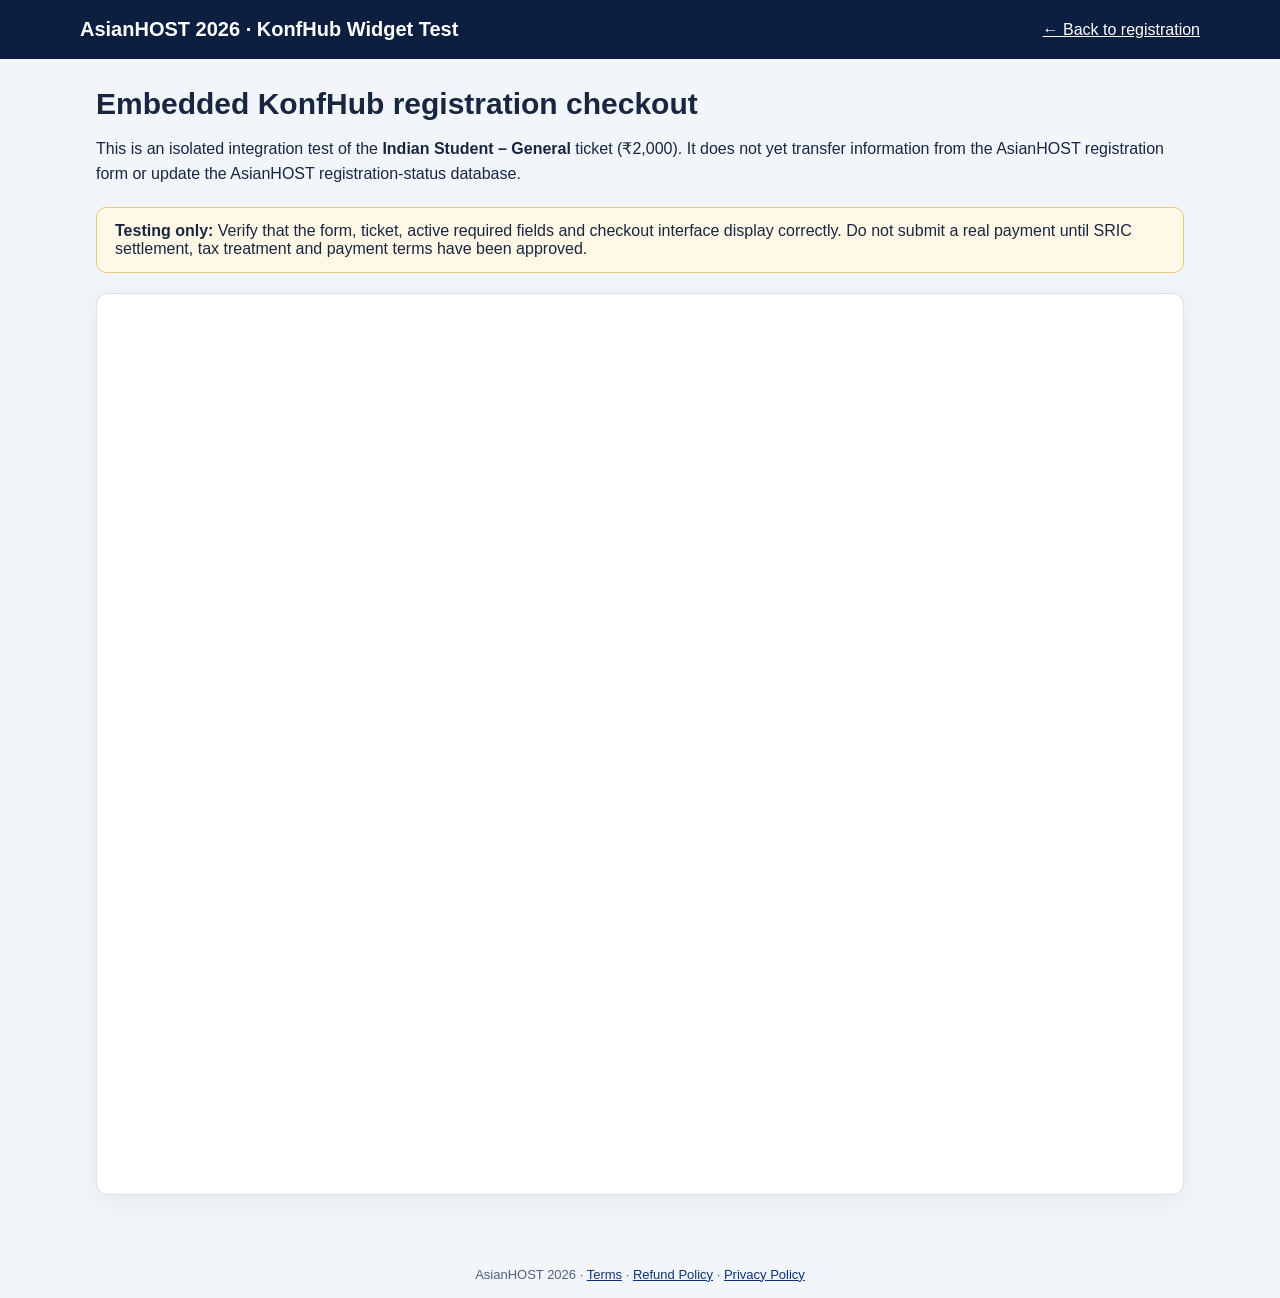
<file: konfhub-widget-test.html>
<!doctype html>
<html lang="en">
<head>
  <meta charset="utf-8">
  <meta name="viewport" content="width=device-width, initial-scale=1">
  <title>KonfHub Checkout Test | AsianHOST 2026</title>
  <link rel="icon" type="image/png" href="assets/asianhost-logo.png">
  <style>
    :root { color-scheme: light; font-family: Arial, Helvetica, sans-serif; }
    * { box-sizing: border-box; }
    body { margin: 0; background: #f2f5fa; color: #182640; }
    header { background: #0d1f41; color: white; padding: 18px 24px; }
    header .wrap { max-width: 1120px; margin: auto; display: flex; justify-content: space-between; align-items: center; gap: 16px; flex-wrap: wrap; }
    header strong { font-size: 20px; }
    header a { color: white; }
    main { max-width: 1120px; margin: 28px auto; padding: 0 16px 28px; }
    h1 { font-size: clamp(23px, 3vw, 30px); margin: 0 0 10px; }
    p { line-height: 1.55; }
    .notice { background: #fff8e7; border: 1px solid #e6c87c; border-radius: 10px; padding: 14px 18px; margin: 20px 0; }
    .widget { background: white; border: 1px solid #d8e0eb; border-radius: 12px; overflow: hidden; box-shadow: 0 6px 24px rgba(0,0,0,.06); }
    iframe { display: block; width: 100%; height: 900px; border: 0; }
    footer { text-align: center; padding: 16px; font-size: 13px; color: #52617a; }
    footer a { color: #0b3475; }
    @media (max-width: 640px) { iframe { height: 1100px; } }
  </style>
</head>
<body>
  <header>
    <div class="wrap"><strong>AsianHOST 2026 · KonfHub Widget Test</strong><a href="index.html">← Back to registration</a></div>
  </header>
  <main>
    <h1>Embedded KonfHub registration checkout</h1>
    <p>This is an isolated integration test of the <strong>Indian Student – General</strong> ticket (₹2,000). It does not yet transfer information from the AsianHOST registration form or update the AsianHOST registration-status database.</p>
    <div class="notice"><strong>Testing only:</strong> Verify that the form, ticket, active required fields and checkout interface display correctly. Do not submit a real payment until SRIC settlement, tax treatment and payment terms have been approved.</div>
    <section class="widget" aria-label="KonfHub checkout">
      <iframe src="https://konfhub.com/widget/id/eaa9296e-ad76-4de9-bdc1-06a0c1ce1e1d" id="konfhub-widget" title="Register for AsianHOST 2026 Conference Registration" width="100%" height="900" allow="payment"></iframe>
    </section>
  </main>
  <footer>AsianHOST 2026 · <a href="terms.html">Terms</a> · <a href="refund.html">Refund Policy</a> · <a href="privacy.html">Privacy Policy</a></footer>
</body>
</html>
</file>
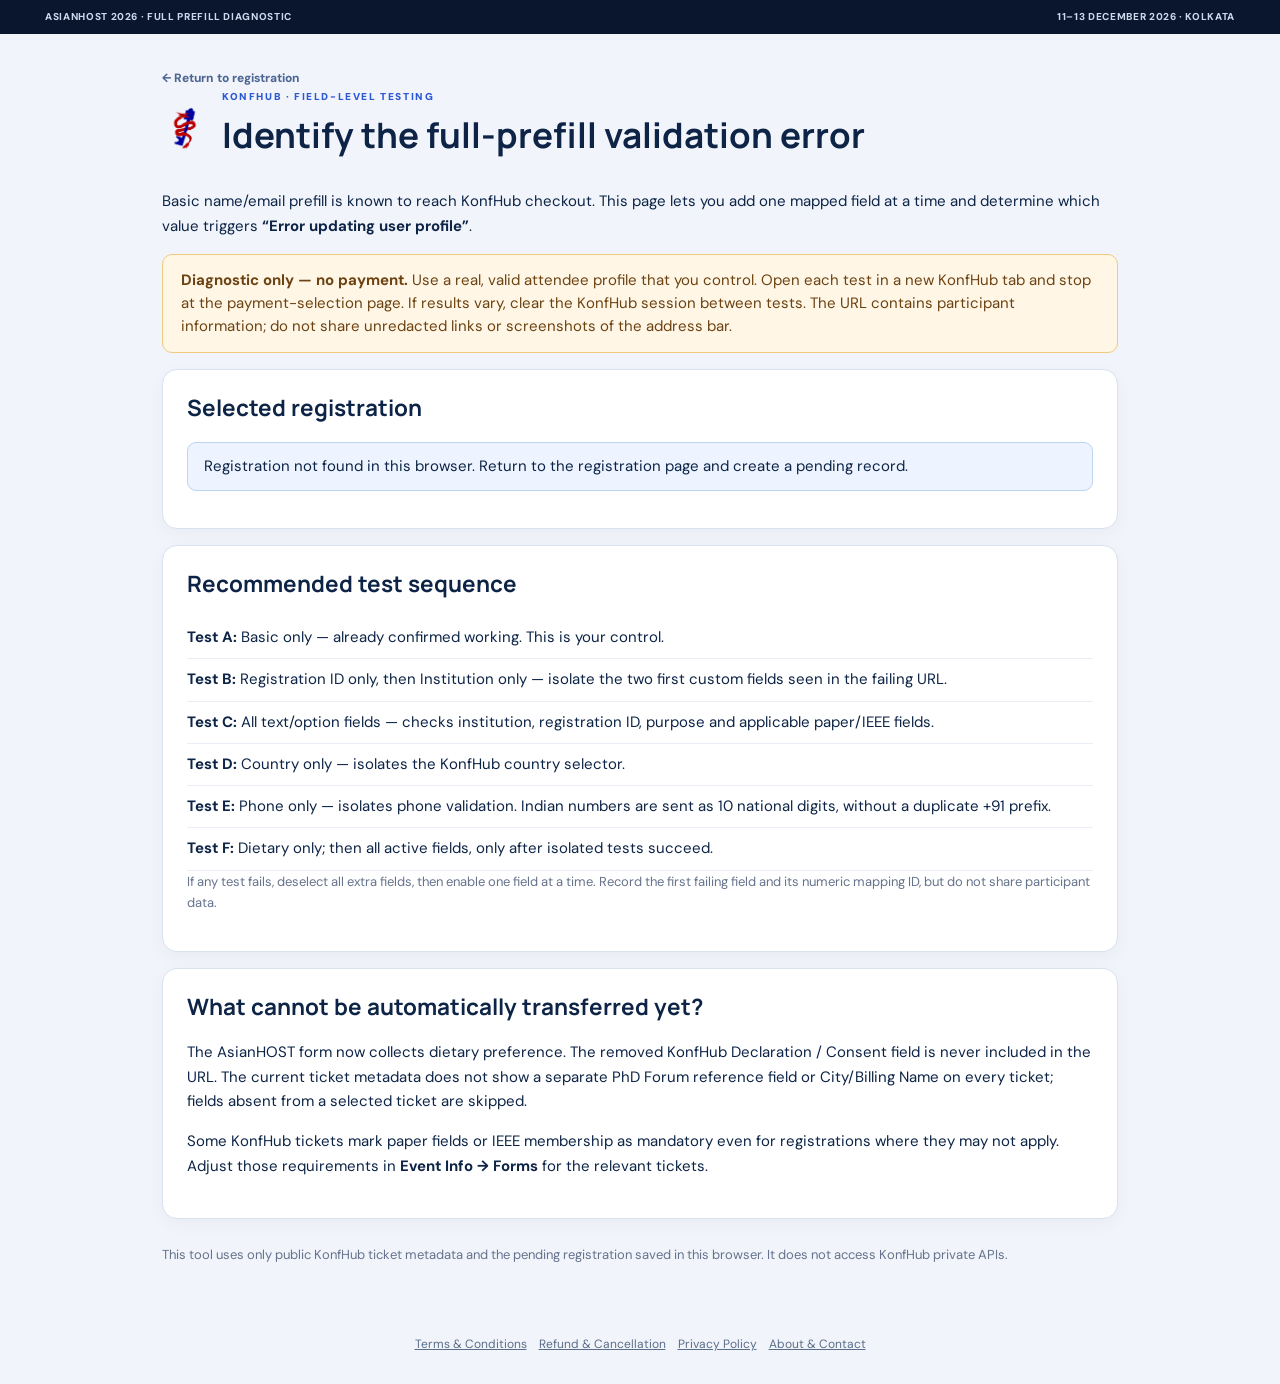
<file: prefill-lab.html>
<!doctype html>
<html lang="en"><head>
<meta charset="utf-8"><meta name="viewport" content="width=device-width,initial-scale=1">
<meta name="theme-color" content="#0d1f41">
<title>Full prefill diagnostic | AsianHOST 2026</title>
<link rel="icon" href="assets/asianhost-logo.png"><link rel="stylesheet" href="styles.css"><link rel="stylesheet" href="konfhub-checkout.css">
<style>
.lab{max-width:1000px;margin:32px auto 70px;padding:0 22px;color:#0d2447}
.lab h1{font-size:clamp(24px,3vw,35px);margin:8px 0 12px}
.lab p{line-height:1.65}
.lab-intro{display:flex;gap:14px;align-items:center;margin-bottom:20px}
.lab-intro img{width:46px;height:46px;object-fit:contain}
.lab-panel{background:white;border:1px solid #d9e2ef;border-radius:15px;padding:24px;margin-top:16px;box-shadow:0 5px 18px #10233e0a}
.lab-note{background:#fff6e6;border:1px solid #f0ca7c;border-radius:10px;padding:14px 18px;color:#6c4211;margin:14px 0}
.lab-status{background:#edf4ff;border:1px solid #bfd3f2;border-radius:9px;padding:12px 16px;margin:12px 0}
.lab-fields{width:100%;border-collapse:collapse;font-size:14px;margin:12px 0}
.lab-fields th,.lab-fields td{padding:11px 10px;border-bottom:1px solid #e8edf5;text-align:left;vertical-align:top}
.lab-fields th{background:#f0f4fa;color:#273f61}
.lab-fields input[type=checkbox]{width:18px;height:18px;accent-color:#0b3774;cursor:pointer}
.lab-fields small{display:block;color:#6c7b91;margin-top:3px}
.lab-fields .warn{color:#9a5a00}.lab-fields .missing{color:#a13333}
.lab-actions{display:flex;flex-wrap:wrap;gap:10px;margin:15px 0}
.lab-btn{border:1px solid #15467d;border-radius:8px;background:#fff;color:#0b376e;padding:11px 15px;font:600 14px inherit;cursor:pointer}
.lab-btn.primary{background:#082d61;color:white}
.lab-btn:hover{filter:brightness(.95)}
.lab-btn:disabled{opacity:.45;cursor:not-allowed}
.lab-step{padding:9px 0;border-bottom:1px solid #e9eef6}
.lab-muted{font-size:13px;color:#65738c}
.lab-foot{font-size:13px;color:#65738c;margin-top:25px}
@media(max-width:650px){.lab-panel{padding:14px}.lab-fields{font-size:12px}.lab-fields th,.lab-fields td{padding:9px 5px}}
</style>
<script defer src="registration-config.js"></script>
<script defer src="konfhub-integration.js"></script>
<script defer src="prefill-lab.js"></script>
</head><body class="checkout-body">
<div class="top-ribbon"><span>ASIANHOST 2026 · FULL PREFILL DIAGNOSTIC</span><span>11–13 DECEMBER 2026 · KOLKATA</span></div>
<main class="lab">
<a class="back-link" id="lab-back" href="index.html">← Return to registration</a>
<div class="lab-intro"><img src="assets/asianhost-logo.png" alt="AsianHOST logo"><div><div class="section-tag">KONFHUB · FIELD-LEVEL TESTING</div><h1>Identify the full-prefill validation error</h1></div></div>
<p>Basic name/email prefill is known to reach KonfHub checkout. This page lets you add one mapped field at a time and determine which value triggers <strong>“Error updating user profile”</strong>.</p>
<div class="lab-note"><strong>Diagnostic only — no payment.</strong> Use a real, valid attendee profile that you control. Open each test in a new KonfHub tab and stop at the payment-selection page. If results vary, clear the KonfHub session between tests. The URL contains participant information; do not share unredacted links or screenshots of the address bar.</div>
<section class="lab-panel"><h2>Selected registration</h2><div class="lab-status" id="lab-status" role="status">Loading registration and public ticket metadata…</div><p class="lab-muted" id="lab-ticket"></p></section>
<section class="lab-panel" id="lab-controls" hidden>
<h2>Choose fields to transfer</h2><p><strong>Name and email are always included.</strong> Every other field uses the exact mapping key from the selected KonfHub ticket. Missing or invalid values are not sent. The removed KonfHub Declaration / Consent form (186672) is always excluded, even if present in the bundled historical metadata.</p>
<table class="lab-fields"><thead><tr><th>Include</th><th>AsianHOST field</th><th>KonfHub mapping</th><th>Availability</th></tr></thead><tbody id="lab-field-rows"></tbody></table>
<div class="lab-actions">
<button type="button" class="lab-btn" data-preset="basic">1 · Basic only</button>
<button type="button" class="lab-btn" data-preset="registrationId">2 · Registration ID only</button>
<button type="button" class="lab-btn" data-preset="institution">3 · Institution only</button>
<button type="button" class="lab-btn" data-preset="text">4 · All text/option fields</button>
<button type="button" class="lab-btn" data-preset="country">5 · Country only</button>
<button type="button" class="lab-btn" data-preset="phone">6 · Phone only</button>
<button type="button" class="lab-btn" data-preset="dietary">7 · Dietary only</button>
<button type="button" class="lab-btn" data-preset="all">8 · All active fields</button>
</div>
<p class="lab-muted" id="lab-selection"></p>
<button type="button" class="lab-btn primary" id="lab-open">Open KonfHub with selected fields ↗</button>
<p class="lab-muted">Each click opens the KonfHub ticket in a new tab. These tests do not register an attendee, verify a payment, or change AsianHOST registration status.</p>
</section>
<section class="lab-panel"><h2>Recommended test sequence</h2>
<div class="lab-step"><strong>Test A:</strong> Basic only — already confirmed working. This is your control.</div>
<div class="lab-step"><strong>Test B:</strong> Registration ID only, then Institution only — isolate the two first custom fields seen in the failing URL.</div><div class="lab-step"><strong>Test C:</strong> All text/option fields — checks institution, registration ID, purpose and applicable paper/IEEE fields.</div>
<div class="lab-step"><strong>Test D:</strong> Country only — isolates the KonfHub country selector.</div>
<div class="lab-step"><strong>Test E:</strong> Phone only — isolates phone validation. Indian numbers are sent as 10 national digits, without a duplicate +91 prefix.</div>
<div class="lab-step"><strong>Test F:</strong> Dietary only; then all active fields, only after isolated tests succeed.</div>
<p class="lab-muted">If any test fails, deselect all extra fields, then enable one field at a time. Record the first failing field and its numeric mapping ID, but do not share participant data.</p></section>
<section class="lab-panel"><h2>What cannot be automatically transferred yet?</h2><p>The AsianHOST form now collects dietary preference. The removed KonfHub Declaration / Consent field is never included in the URL. The current ticket metadata does not show a separate PhD Forum reference field or City/Billing Name on every ticket; fields absent from a selected ticket are skipped.</p><p>Some KonfHub tickets mark paper fields or IEEE membership as mandatory even for registrations where they may not apply. Adjust those requirements in <strong>Event Info → Forms</strong> for the relevant tickets.</p></section>
<p class="lab-foot">This tool uses only public KonfHub ticket metadata and the pending registration saved in this browser. It does not access KonfHub private APIs.</p>
</main><footer class="checkout-policy-links"><a href="terms.html">Terms &amp; Conditions</a><a href="refund.html">Refund &amp; Cancellation</a><a href="privacy.html">Privacy Policy</a><a href="about-contact.html">About &amp; Contact</a></footer>
</body></html>
</file>
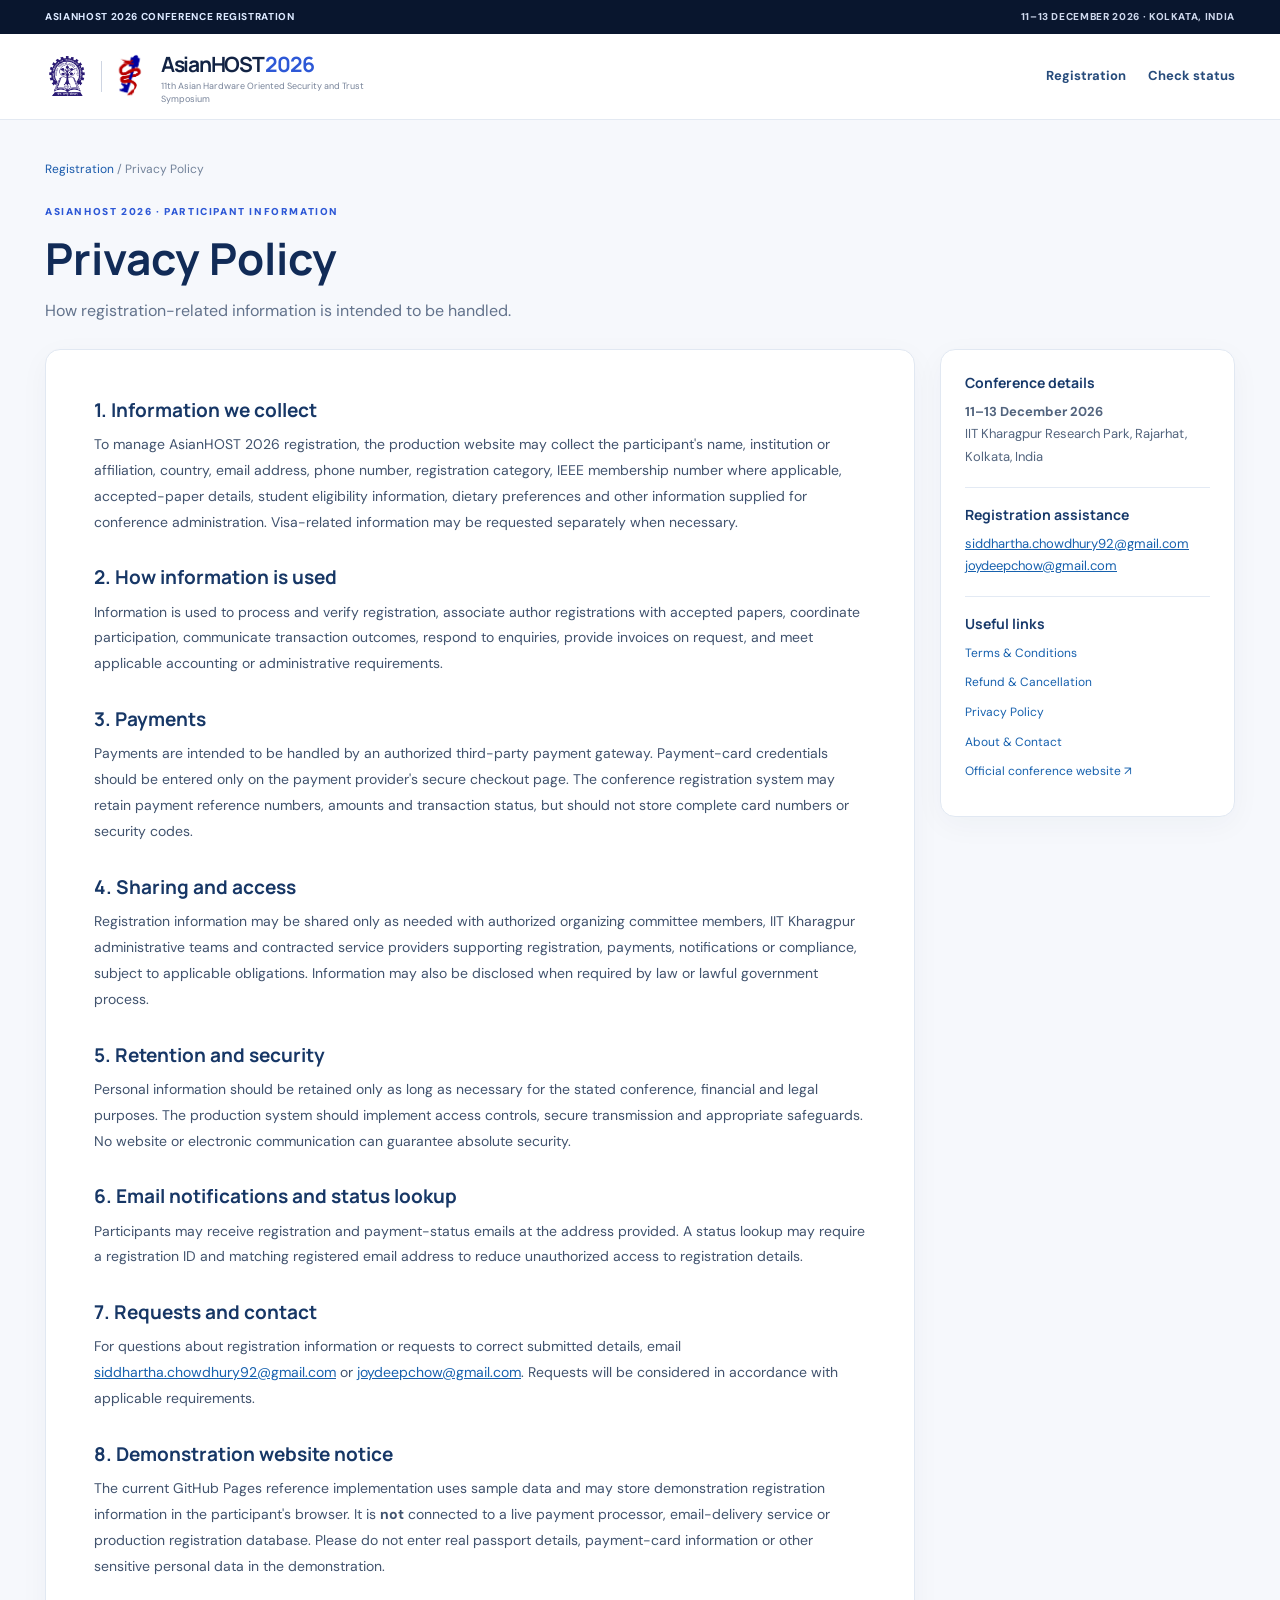
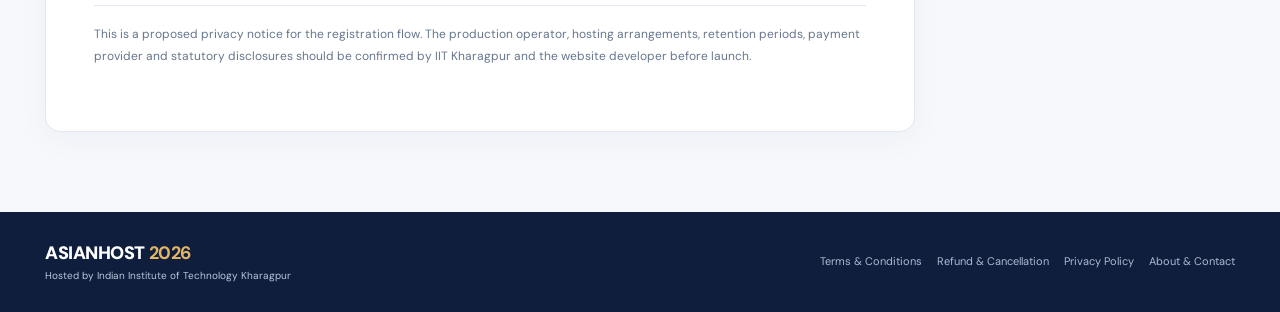
<file: privacy.html>
<!doctype html><html lang="en"><head><meta charset="utf-8"><meta name="viewport" content="width=device-width,initial-scale=1"><meta name="theme-color" content="#0e2149"><meta name="description" content="AsianHOST 2026 Privacy Policy"><title>Privacy Policy | AsianHOST 2026</title><link rel="icon" href="assets/asianhost-logo.png" type="image/png"><link rel="stylesheet" href="styles.css"><link rel="stylesheet" href="policy.css"></head><body><div class="top-ribbon"><span class="top-ribbon__left">ASIANHOST 2026 CONFERENCE REGISTRATION</span><span>11–13 DECEMBER 2026 · KOLKATA, INDIA</span></div><header class="site-header"><div class="shell header-content"><a class="brand" href="index.html"><span class="brand-logos"><img class="brand-iit" src="assets/iitkgp-logo.png" alt="IIT Kharagpur logo"><span class="brand-bar"></span><img class="brand-asianhost" src="assets/asianhost-logo.png" alt="AsianHOST logo"></span><span class="brand-text"><strong>AsianHOST <span>2026</span></strong><small>11th Asian Hardware Oriented Security and Trust Symposium</small></span></a><nav class="policy-header-links"><a href="index.html">Registration</a><a href="index.html?view=status">Check status</a></nav></div></header><main class="policy-main"><div class="shell"><div class="policy-breadcrumb"><a href="index.html">Registration</a> / Privacy Policy</div><div class="policy-intro"><div class="section-tag">ASIANHOST 2026 · PARTICIPANT INFORMATION</div><h1>Privacy Policy</h1><p>How registration-related information is intended to be handled.</p></div><div class="policy-layout"><article class="policy-card"><h2>1. Information we collect</h2><p>To manage AsianHOST 2026 registration, the production website may collect the participant's name, institution or affiliation, country, email address, phone number, registration category, IEEE membership number where applicable, accepted-paper details, student eligibility information, dietary preferences and other information supplied for conference administration. Visa-related information may be requested separately when necessary.</p><h2>2. How information is used</h2><p>Information is used to process and verify registration, associate author registrations with accepted papers, coordinate participation, communicate transaction outcomes, respond to enquiries, provide invoices on request, and meet applicable accounting or administrative requirements.</p><h2>3. Payments</h2><p>Payments are intended to be handled by an authorized third-party payment gateway. Payment-card credentials should be entered only on the payment provider's secure checkout page. The conference registration system may retain payment reference numbers, amounts and transaction status, but should not store complete card numbers or security codes.</p><h2>4. Sharing and access</h2><p>Registration information may be shared only as needed with authorized organizing committee members, IIT Kharagpur administrative teams and contracted service providers supporting registration, payments, notifications or compliance, subject to applicable obligations. Information may also be disclosed when required by law or lawful government process.</p><h2>5. Retention and security</h2><p>Personal information should be retained only as long as necessary for the stated conference, financial and legal purposes. The production system should implement access controls, secure transmission and appropriate safeguards. No website or electronic communication can guarantee absolute security.</p><h2>6. Email notifications and status lookup</h2><p>Participants may receive registration and payment-status emails at the address provided. A status lookup may require a registration ID and matching registered email address to reduce unauthorized access to registration details.</p><h2>7. Requests and contact</h2><p>For questions about registration information or requests to correct submitted details, email <a href="mailto:siddhartha.chowdhury92@gmail.com">siddhartha.chowdhury92@gmail.com</a> or <a href="mailto:joydeepchow@gmail.com">joydeepchow@gmail.com</a>. Requests will be considered in accordance with applicable requirements.</p><h2>8. Demonstration website notice</h2><p>The current GitHub Pages reference implementation uses sample data and may store demonstration registration information in the participant's browser. It is <strong>not</strong> connected to a live payment processor, email-delivery service or production registration database. Please do not enter real passport details, payment-card information or other sensitive personal data in the demonstration.</p><p class="policy-small">This is a proposed privacy notice for the registration flow. The production operator, hosting arrangements, retention periods, payment provider and statutory disclosures should be confirmed by IIT Kharagpur and the website developer before launch.</p></article><aside class="policy-aside"><h3>Conference details</h3><p><strong>11–13 December 2026</strong><br>IIT Kharagpur Research Park, Rajarhat, Kolkata, India</p><hr><h3>Registration assistance</h3><p><a href="mailto:siddhartha.chowdhury92@gmail.com">siddhartha.chowdhury92@gmail.com</a><br><a href="mailto:joydeepchow@gmail.com">joydeepchow@gmail.com</a></p><hr><h3>Useful links</h3><a href="terms.html">Terms & Conditions</a><a href="refund.html">Refund & Cancellation</a><a href="privacy.html">Privacy Policy</a><a href="about-contact.html">About & Contact</a><a href="https://www.asianhost.org/2026/" target="_blank" rel="noopener noreferrer">Official conference website ↗</a></aside></div></div></main><footer class="site-footer"><div class="shell footer-inner"><div class="footer-brand"><span>ASIANHOST <strong>2026</strong></span><small>Hosted by Indian Institute of Technology Kharagpur</small></div><div class="policy-footer-links"><a href="terms.html">Terms & Conditions</a><a href="refund.html">Refund & Cancellation</a><a href="privacy.html">Privacy Policy</a><a href="about-contact.html">About & Contact</a></div></div></footer></body></html>
</file>
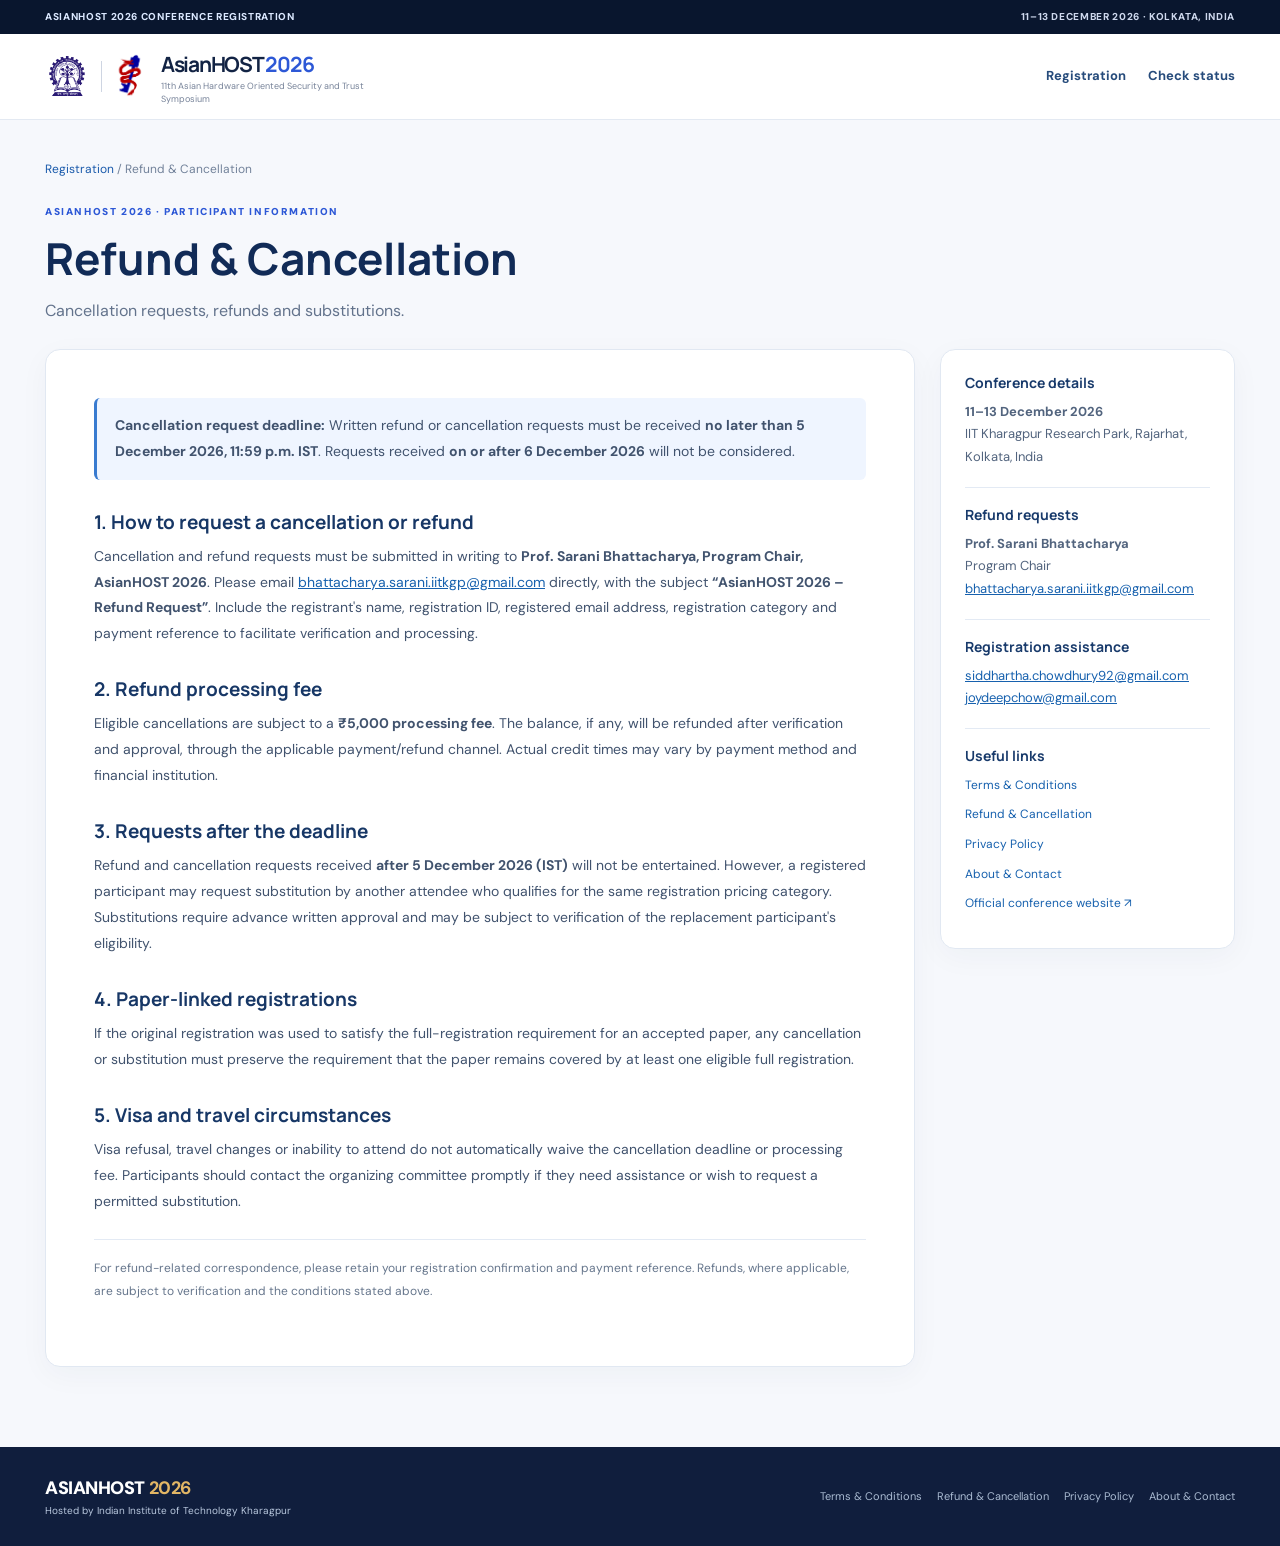
<file: refund.html>
<!doctype html><html lang="en"><head><meta charset="utf-8"><meta name="viewport" content="width=device-width,initial-scale=1"><meta name="theme-color" content="#0e2149"><meta name="description" content="AsianHOST 2026 Refund &amp; Cancellation"><title>Refund &amp; Cancellation | AsianHOST 2026</title><link rel="icon" href="assets/asianhost-logo.png" type="image/png"><link rel="stylesheet" href="styles.css"><link rel="stylesheet" href="policy.css"></head><body><div class="top-ribbon"><span class="top-ribbon__left">ASIANHOST 2026 CONFERENCE REGISTRATION</span><span>11–13 DECEMBER 2026 · KOLKATA, INDIA</span></div><header class="site-header"><div class="shell header-content"><a class="brand" href="index.html"><span class="brand-logos"><img class="brand-iit" src="assets/iitkgp-logo.png" alt="IIT Kharagpur logo"><span class="brand-bar"></span><img class="brand-asianhost" src="assets/asianhost-logo.png" alt="AsianHOST logo"></span><span class="brand-text"><strong>AsianHOST <span>2026</span></strong><small>11th Asian Hardware Oriented Security and Trust Symposium</small></span></a><nav class="policy-header-links"><a href="index.html">Registration</a><a href="index.html?view=status">Check status</a></nav></div></header><main class="policy-main"><div class="shell"><div class="policy-breadcrumb"><a href="index.html">Registration</a> / Refund &amp; Cancellation</div><div class="policy-intro"><div class="section-tag">ASIANHOST 2026 · PARTICIPANT INFORMATION</div><h1>Refund &amp; Cancellation</h1><p>Cancellation requests, refunds and substitutions.</p></div><div class="policy-layout"><article class="policy-card"><p class="policy-highlight"><strong>Cancellation request deadline:</strong> Written refund or cancellation requests must be received <strong>no later than 5 December 2026, 11:59 p.m. IST</strong>. Requests received <strong>on or after 6 December 2026</strong> will not be considered.</p><h2>1. How to request a cancellation or refund</h2><p>Cancellation and refund requests must be submitted in writing to <strong>Prof. Sarani Bhattacharya, Program Chair, AsianHOST 2026</strong>. Please email <a href="mailto:bhattacharya.sarani.iitkgp@gmail.com?subject=AsianHOST%202026%20Refund%20Request">bhattacharya.sarani.iitkgp@gmail.com</a> directly, with the subject <strong>“AsianHOST 2026 – Refund Request”</strong>. Include the registrant's name, registration ID, registered email address, registration category and payment reference to facilitate verification and processing.</p><h2>2. Refund processing fee</h2><p>Eligible cancellations are subject to a <strong>₹5,000 processing fee</strong>. The balance, if any, will be refunded after verification and approval, through the applicable payment/refund channel. Actual credit times may vary by payment method and financial institution.</p><h2>3. Requests after the deadline</h2><p>Refund and cancellation requests received <strong>after 5 December 2026 (IST)</strong> will not be entertained. However, a registered participant may request substitution by another attendee who qualifies for the same registration pricing category. Substitutions require advance written approval and may be subject to verification of the replacement participant's eligibility.</p><h2>4. Paper-linked registrations</h2><p>If the original registration was used to satisfy the full-registration requirement for an accepted paper, any cancellation or substitution must preserve the requirement that the paper remains covered by at least one eligible full registration.</p><h2>5. Visa and travel circumstances</h2><p>Visa refusal, travel changes or inability to attend do not automatically waive the cancellation deadline or processing fee. Participants should contact the organizing committee promptly if they need assistance or wish to request a permitted substitution.</p><p class="policy-small">For refund-related correspondence, please retain your registration confirmation and payment reference. Refunds, where applicable, are subject to verification and the conditions stated above.</p></article><aside class="policy-aside"><h3>Conference details</h3><p><strong>11–13 December 2026</strong><br>IIT Kharagpur Research Park, Rajarhat, Kolkata, India</p><hr><h3>Refund requests</h3><p><strong>Prof. Sarani Bhattacharya</strong><br>Program Chair<br><a href="mailto:bhattacharya.sarani.iitkgp@gmail.com">bhattacharya.sarani.iitkgp@gmail.com</a></p><hr><h3>Registration assistance</h3><p><a href="mailto:siddhartha.chowdhury92@gmail.com">siddhartha.chowdhury92@gmail.com</a><br><a href="mailto:joydeepchow@gmail.com">joydeepchow@gmail.com</a></p><hr><h3>Useful links</h3><a href="terms.html">Terms & Conditions</a><a href="refund.html">Refund & Cancellation</a><a href="privacy.html">Privacy Policy</a><a href="about-contact.html">About & Contact</a><a href="https://www.asianhost.org/2026/" target="_blank" rel="noopener noreferrer">Official conference website ↗</a></aside></div></div></main><footer class="site-footer"><div class="shell footer-inner"><div class="footer-brand"><span>ASIANHOST <strong>2026</strong></span><small>Hosted by Indian Institute of Technology Kharagpur</small></div><div class="policy-footer-links"><a href="terms.html">Terms & Conditions</a><a href="refund.html">Refund & Cancellation</a><a href="privacy.html">Privacy Policy</a><a href="about-contact.html">About & Contact</a></div></div></footer></body></html>
</file>
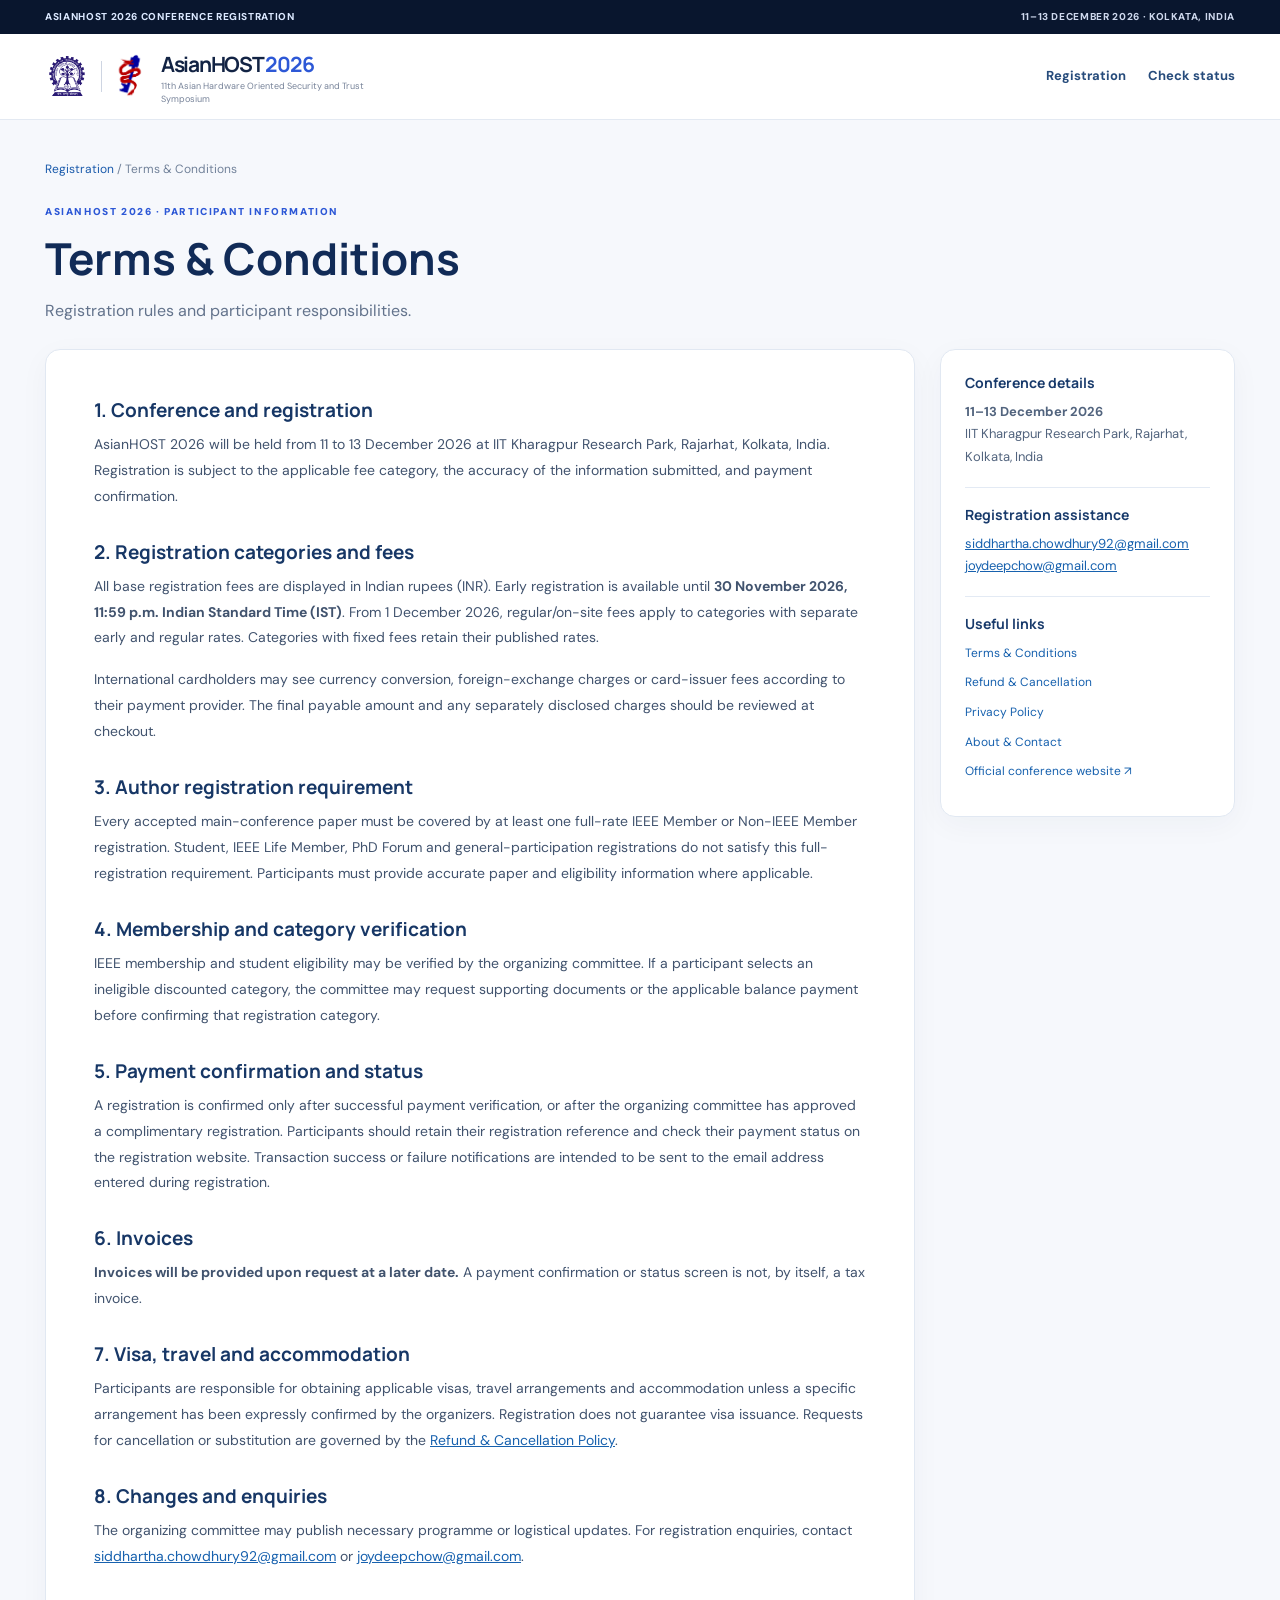
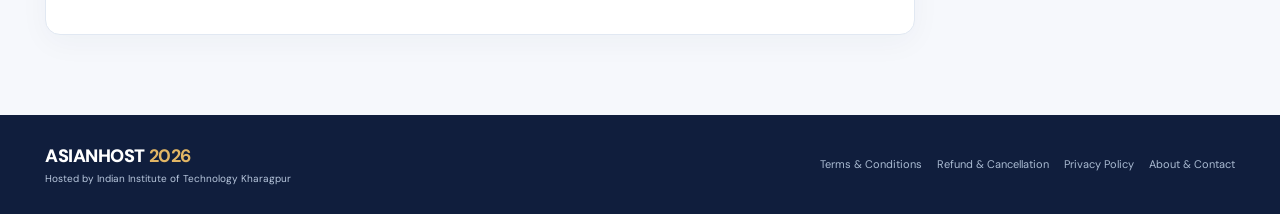
<file: terms.html>
<!doctype html><html lang="en"><head><meta charset="utf-8"><meta name="viewport" content="width=device-width,initial-scale=1"><meta name="theme-color" content="#0e2149"><meta name="description" content="AsianHOST 2026 Terms &amp; Conditions"><title>Terms &amp; Conditions | AsianHOST 2026</title><link rel="icon" href="assets/asianhost-logo.png" type="image/png"><link rel="stylesheet" href="styles.css"><link rel="stylesheet" href="policy.css"></head><body><div class="top-ribbon"><span class="top-ribbon__left">ASIANHOST 2026 CONFERENCE REGISTRATION</span><span>11–13 DECEMBER 2026 · KOLKATA, INDIA</span></div><header class="site-header"><div class="shell header-content"><a class="brand" href="index.html"><span class="brand-logos"><img class="brand-iit" src="assets/iitkgp-logo.png" alt="IIT Kharagpur logo"><span class="brand-bar"></span><img class="brand-asianhost" src="assets/asianhost-logo.png" alt="AsianHOST logo"></span><span class="brand-text"><strong>AsianHOST <span>2026</span></strong><small>11th Asian Hardware Oriented Security and Trust Symposium</small></span></a><nav class="policy-header-links"><a href="index.html">Registration</a><a href="index.html?view=status">Check status</a></nav></div></header><main class="policy-main"><div class="shell"><div class="policy-breadcrumb"><a href="index.html">Registration</a> / Terms &amp; Conditions</div><div class="policy-intro"><div class="section-tag">ASIANHOST 2026 · PARTICIPANT INFORMATION</div><h1>Terms &amp; Conditions</h1><p>Registration rules and participant responsibilities.</p></div><div class="policy-layout"><article class="policy-card"><h2>1. Conference and registration</h2><p>AsianHOST 2026 will be held from 11 to 13 December 2026 at IIT Kharagpur Research Park, Rajarhat, Kolkata, India. Registration is subject to the applicable fee category, the accuracy of the information submitted, and payment confirmation.</p><h2>2. Registration categories and fees</h2><p>All base registration fees are displayed in Indian rupees (INR). Early registration is available until <strong>30 November 2026, 11:59 p.m. Indian Standard Time (IST)</strong>. From 1 December 2026, regular/on-site fees apply to categories with separate early and regular rates. Categories with fixed fees retain their published rates.</p><p>International cardholders may see currency conversion, foreign-exchange charges or card-issuer fees according to their payment provider. The final payable amount and any separately disclosed charges should be reviewed at checkout.</p><h2>3. Author registration requirement</h2><p>Every accepted main-conference paper must be covered by at least one full-rate IEEE Member or Non-IEEE Member registration. Student, IEEE Life Member, PhD Forum and general-participation registrations do not satisfy this full-registration requirement. Participants must provide accurate paper and eligibility information where applicable.</p><h2>4. Membership and category verification</h2><p>IEEE membership and student eligibility may be verified by the organizing committee. If a participant selects an ineligible discounted category, the committee may request supporting documents or the applicable balance payment before confirming that registration category.</p><h2>5. Payment confirmation and status</h2><p>A registration is confirmed only after successful payment verification, or after the organizing committee has approved a complimentary registration. Participants should retain their registration reference and check their payment status on the registration website. Transaction success or failure notifications are intended to be sent to the email address entered during registration.</p><h2>6. Invoices</h2><p><strong>Invoices will be provided upon request at a later date.</strong> A payment confirmation or status screen is not, by itself, a tax invoice.</p><h2>7. Visa, travel and accommodation</h2><p>Participants are responsible for obtaining applicable visas, travel arrangements and accommodation unless a specific arrangement has been expressly confirmed by the organizers. Registration does not guarantee visa issuance. Requests for cancellation or substitution are governed by the <a href="refund.html">Refund & Cancellation Policy</a>.</p><h2>8. Changes and enquiries</h2><p>The organizing committee may publish necessary programme or logistical updates. For registration enquiries, contact <a href="mailto:siddhartha.chowdhury92@gmail.com">siddhartha.chowdhury92@gmail.com</a> or <a href="mailto:joydeepchow@gmail.com">joydeepchow@gmail.com</a>.</p></article><aside class="policy-aside"><h3>Conference details</h3><p><strong>11–13 December 2026</strong><br>IIT Kharagpur Research Park, Rajarhat, Kolkata, India</p><hr><h3>Registration assistance</h3><p><a href="mailto:siddhartha.chowdhury92@gmail.com">siddhartha.chowdhury92@gmail.com</a><br><a href="mailto:joydeepchow@gmail.com">joydeepchow@gmail.com</a></p><hr><h3>Useful links</h3><a href="terms.html">Terms & Conditions</a><a href="refund.html">Refund & Cancellation</a><a href="privacy.html">Privacy Policy</a><a href="about-contact.html">About & Contact</a><a href="https://www.asianhost.org/2026/" target="_blank" rel="noopener noreferrer">Official conference website ↗</a></aside></div></div></main><footer class="site-footer"><div class="shell footer-inner"><div class="footer-brand"><span>ASIANHOST <strong>2026</strong></span><small>Hosted by Indian Institute of Technology Kharagpur</small></div><div class="policy-footer-links"><a href="terms.html">Terms & Conditions</a><a href="refund.html">Refund & Cancellation</a><a href="privacy.html">Privacy Policy</a><a href="about-contact.html">About & Contact</a></div></div></footer></body></html>
</file>
<file: styles.css>
@import url('https://fonts.googleapis.com/css2?family=DM+Sans:wght@400;500;600;700;800&family=Manrope:wght@400;500;600;700;800&display=swap');
:root{--navy:#10254c;--ink:#172640;--muted:#69788d;--line:#e3e9f2;--page:#f5f7fb;--blue:#2d58d6;--blue-d:#1c44b8;--gold:#d6ad59;--mint:#13ae9c;--shadow:0 14px 45px rgba(23,46,92,.07);--radius:18px}
*{box-sizing:border-box}html{scroll-behavior:smooth}body{margin:0;color:var(--ink);background:var(--page);font:15px/1.55 'DM Sans',system-ui,sans-serif}h1,h2,h3,p{margin-top:0}h1,h2,h3{font-family:Manrope,'DM Sans',sans-serif;line-height:1.27}button,input,select{font:inherit}button{cursor:pointer}button:disabled{cursor:not-allowed;opacity:.5}a{color:inherit}input,select{accent-color:var(--blue)}.hidden{display:none!important}.shell{width:min(1190px,calc(100% - 64px));margin:auto}.top-ribbon{height:34px;display:flex;justify-content:space-between;align-items:center;background:#09162e;color:#ced8ed;padding:0 max(32px,calc((100% - 1190px)/2));font-size:10px;font-weight:800;letter-spacing:.12em}.top-ribbon__left{display:flex;gap:9px;align-items:center;color:#dbe8ff}.pulse{width:7px;height:7px;background:#45d7b4;border-radius:100%;box-shadow:0 0 0 3px rgba(69,215,180,.13)}.site-header{background:#fff;border-bottom:1px solid var(--line);position:relative;z-index:2}.header-content{height:85px;display:flex;align-items:center;justify-content:space-between;gap:26px}.brand{text-decoration:none;display:flex;align-items:center;gap:15px;min-width:310px}.brand-logos{display:flex;align-items:center;gap:12px}.brand-logos img{width:44px;height:44px;object-fit:contain}.brand-logos .brand-asianhost{width:32px;height:46px}.brand-bar{height:31px;width:1px;background:#ced5e2}.brand-text{display:flex;flex-direction:column}.brand-text strong{font-family:Manrope;font-size:21px;letter-spacing:-.06em;color:#122344}.brand-text strong span{color:var(--blue)}.brand-text small{color:#778399;font-size:9px;max-width:240px;line-height:1.4}.nav-links{display:flex;height:100%;align-items:center;gap:6px}.nav-link{border:0;background:transparent;color:#526077;white-space:nowrap;padding:14px 17px;border-radius:10px;font-size:13px;font-weight:800}.nav-link:hover,.nav-link.active{background:#eef3ff;color:var(--blue)}.external-link{white-space:nowrap;text-decoration:none;font-size:12px;font-weight:800;color:#2c4e9a;border:1px solid #dbe5f7;padding:11px 16px;border-radius:9px}.external-link:hover{background:#f2f6ff}.hero{color:#fff;position:relative;overflow:hidden;background:radial-gradient(circle at 88% 70%,#295bc6 0%,transparent 37%),linear-gradient(110deg,#10264f,#10254e 65%,#163877)}.hero::before{content:'';position:absolute;inset:0;opacity:.32;background-image:linear-gradient(0deg,transparent 94%,#4970bc 95%,transparent 96%),linear-gradient(90deg,transparent 94%,#4970bc 95%,transparent 96%);background-size:64px 64px;mask-image:linear-gradient(90deg,transparent 22%,black)}.hero-grid{display:grid;grid-template-columns:1.04fr .96fr;gap:60px;position:relative;min-height:318px;align-items:center;padding-top:39px;padding-bottom:42px}.hero-left{max-width:650px}.eyebrow{font-size:10px;letter-spacing:.13em;color:#d8e2fc;font-weight:800;display:flex;align-items:center;gap:10px;margin-bottom:17px}.eyebrow-line{height:2px;width:25px;background:var(--gold)}.hero h1{font-size:clamp(31px,3.5vw,45px);font-weight:800;letter-spacing:-.047em;margin-bottom:12px}.hero h1 span{color:#e5bc65}.hero p{color:#d0dff7;max-width:560px;line-height:1.7;font-size:14px;margin-bottom:23px}.event-metadata{display:flex;gap:16px;flex-wrap:wrap;font-size:12px;font-weight:700;color:#e9edf8}.event-metadata span{background:#ffffff11;border:1px solid #ffffff2a;border-radius:40px;padding:9px 13px}.hero-visual{position:relative;padding:8px 25px 8px 0}.orbit{position:absolute;border:1px solid #ffffff17;border-radius:100%;height:420px;width:420px;left:15%;top:-40px}.orbit-b{height:300px;width:300px;top:30px;left:28%;background:#ffffff05}.workflow-card{position:relative;margin:auto;background:#fff;color:#213357;width:min(415px,100%);min-height:69px;padding:13px 18px;display:flex;gap:15px;align-items:center;border:1px solid #ced7ec;border-radius:14px;box-shadow:0 8px 35px #020d291b}.workflow-card>div:nth-child(2){display:flex;flex-direction:column;flex:1}.workflow-card strong{font-size:12px;font-weight:800}.workflow-card small{font-size:10px;color:#70809d;margin-top:2px}.workflow-card>span{color:#16a389;font-size:19px}.workflow-card.highlight{background:#e8efff;border-color:#c7d7ff;transform:translateX(15px)}.workflow-card.highlight>span{color:#2d58d6}.workflow-icon{background:#eaf0fc;border-radius:11px;width:38px;height:38px;display:flex;justify-content:center;align-items:center;font-size:12px;font-weight:900;color:#365fc8}.flow-connector{text-align:center;height:20px;line-height:19px;font-size:18px;color:#a5c3ff}.main-area{padding-top:46px;padding-bottom:68px}.section-lead{display:flex;justify-content:space-between;align-items:end;gap:30px;margin-bottom:26px}.section-tag{font-size:10px;letter-spacing:.16em;font-weight:900;color:var(--blue);margin-bottom:7px}.section-lead h2{font-size:29px;margin-bottom:5px;letter-spacing:-.04em}.section-lead p{color:var(--muted);margin-bottom:0;font-size:13px}.secure-mark{white-space:nowrap;color:#7383a0;font-size:11px;font-weight:800}.stepper{background:#fff;border:1px solid var(--line);border-radius:16px;padding:20px 27px;display:flex;align-items:center;margin-bottom:24px;gap:10px}.step{display:flex;align-items:center;gap:10px;min-width:0;flex:1}.step>span{display:flex;width:35px;height:35px;border:2px solid #d9e1ed;border-radius:50%;align-items:center;justify-content:center;font-size:13px;font-weight:900;color:#8d9ab0;flex:none}.step.active>span{background:var(--blue);color:#fff;border-color:var(--blue)}.step.done>span{background:#e3f8f2;color:#149b81;border-color:#b7ebdf}.step>div{min-width:0}.step strong,.step small{display:block;white-space:nowrap}.step strong{font-size:12px}.step small{font-size:10px;color:#96a1b1}.step-line{height:1px;background:#dce3ee;flex:.25}.form-layout{display:grid;grid-template-columns:minmax(0,1fr) 325px;gap:23px;align-items:start}.form-card{background:#fff;border:1px solid #e2e8f1;border-radius:var(--radius);box-shadow:var(--shadow);padding:30px}.card-heading{display:flex;align-items:flex-start;gap:13px;margin-bottom:27px}.card-heading h3{font-size:19px;letter-spacing:-.025em;margin-bottom:4px}.card-heading p{font-size:12px;color:var(--muted);margin-bottom:0}.mini-number{height:35px;min-width:35px;border-radius:10px;display:flex;align-items:center;justify-content:center;background:#eaf0ff;color:#2d58d6;font-weight:900;font-size:13px}.purpose-grid{display:grid;grid-template-columns:repeat(3,1fr);gap:11px}.purpose-option{border:1.5px solid #dce4f0;background:#fff;border-radius:12px;min-height:118px;text-align:left;padding:13px;display:flex;flex-direction:column;gap:4px;transition:.18s ease}.purpose-option:hover{border-color:#9eb3ea;transform:translateY(-1px)}.purpose-option.selected{border-color:#3664e3;background:#f4f7ff;box-shadow:0 0 0 3px #3664e30d}.purpose-option strong{font-size:12px}.purpose-option small{font-size:10px;color:#8794a7;line-height:1.3}.purpose-icon{font-size:18px;color:var(--blue)}.nested-section{background:#f8faff;border:1px solid #e5eaf3;padding:17px;border-radius:12px;margin-top:21px}.nested-section>label:not(.checkbox-line){display:block;font-size:12px;font-weight:800;color:#2b3952;margin-bottom:9px}.nested-section input:not([type=checkbox]),.nested-section select{width:100%;border:1px solid #d4deee;border-radius:9px;padding:11px 12px;background:white;outline:0;font-size:13px;color:#293957}.nested-section input:focus,.nested-section select:focus,.input-group input:focus,.input-group select:focus{border-color:#4870d5;box-shadow:0 0 0 3px #4870d516}.checkbox-line{display:flex;gap:11px;align-items:flex-start;cursor:pointer}.checkbox-line input{margin-top:5px;width:17px;height:17px;flex:none}.checkbox-line span{display:flex;flex-direction:column;gap:4px}.checkbox-line strong{font-size:12px;line-height:1.45}.checkbox-line small{font-size:11px;line-height:1.5;color:#73829a}.coverage-card{padding-top:17px}.paper-detail{background:#fff;border:1px solid #dee7f7;border-radius:10px;padding:13px;margin-top:10px}.paper-detail strong{display:block;color:#23395e;font-size:12px}.paper-detail p{font-size:11px;color:#71819c;margin:6px 0 0}.subheading-row{display:flex;justify-content:space-between;align-items:center;gap:12px;margin-top:27px;margin-bottom:14px}.subheading-row h3{font-size:17px;margin-bottom:3px}.subheading-row p{color:var(--muted);font-size:11px;margin:0}.fee-note{font-size:10px;white-space:nowrap;border:1px solid #e3eaf7;border-radius:30px;padding:5px 9px;color:#60749a}.tier-row{background:#f8faff;border:1px solid #e7ebf5;border-radius:10px;padding:12px 14px;display:flex;align-items:center;justify-content:space-between;gap:15px;margin-bottom:15px}.tier-row>div:first-child{display:flex;flex-direction:column}.tier-row strong{font-size:12px}.tier-row span{font-size:10px;color:#7a8ca5}.tier-toggle{display:flex;background:#e9eef9;padding:4px;border-radius:8px;flex:none}.tier-toggle button{border:0;background:transparent;border-radius:6px;padding:7px 12px;font-size:11px;color:#667999;font-weight:800}.tier-toggle button.active{background:white;color:#234cbc;box-shadow:0 2px 6px #101e4014}.fee-grid{display:grid;grid-template-columns:repeat(2,minmax(0,1fr));gap:11px}.fee-option{display:flex;align-items:center;justify-content:space-between;gap:8px;min-width:0;text-align:left;border:1.5px solid #e0e7f1;background:white;border-radius:12px;padding:14px 13px;transition:.15s ease}.fee-option:hover{border-color:#9ab1e8}.fee-option.selected{border-color:var(--blue);background:#f3f7ff}.fee-option .fee-name{display:flex;flex-direction:column;gap:3px;min-width:0}.fee-option strong{font-size:11px;color:#273851;line-height:1.35}.fee-option small{font-size:10px;color:#8793a6}.fee-option .price{font-family:Manrope;font-size:18px;font-weight:900;color:#193c94;white-space:nowrap}.notice-inline{background:#fff8e9;color:#765629;border:1px solid #f2dfb5;border-radius:11px;padding:12px 14px;font-size:11px;line-height:1.55;margin-top:15px}.notice-inline.info{background:#eff5ff;color:#49658f;border-color:#d8e4fb}.form-actions{display:flex;align-items:center;justify-content:space-between;gap:16px;padding-top:26px;margin-top:22px;border-top:1px solid #eef1f6}.helper-text{color:#93a0af;font-size:11px}.btn{padding:12px 20px;display:inline-flex;align-items:center;justify-content:center;gap:13px;border-radius:10px;text-decoration:none;font-size:12px;font-weight:800;transition:.16s ease;border:1px solid transparent}.btn span{font-size:16px}.btn-primary{color:#fff;background:var(--blue);box-shadow:0 7px 13px #2d58d622}.btn-primary:hover:not(:disabled){background:var(--blue-d);transform:translateY(-1px)}.btn-outline{background:#fff;color:#334c76;border-color:#dce4ee}.btn-outline:hover:not(:disabled){background:#f2f6ff}.btn-full{width:100%}.btn-small{padding:9px 14px}.summary-card{background:linear-gradient(155deg,#152f65,#0f234b 80%);color:#fff;border-radius:17px;padding:25px;box-shadow:0 22px 40px #132a5c24;position:sticky;top:20px}.summary-top{display:flex;align-items:center;justify-content:space-between;margin-bottom:22px}.summary-chip{font-size:10px;color:#e7d0a0;letter-spacing:.11em;font-weight:900}.summary-coin{font-size:28px;color:#6f97ed}.summary-card>p{font-size:12px;color:#c6d4eb;margin:0 0 3px}.summary-amount{font-family:Manrope;font-size:43px;letter-spacing:-.05em;font-weight:900}.summary-currency{font-size:11px;color:#b7c8e7}.summary-separator{height:1px;background:#ffffff26;margin:24px 0}.summary-pair{display:flex;justify-content:space-between;align-items:baseline;gap:11px;margin:15px 0}.summary-pair span{font-size:11px;color:#a9bddb}.summary-pair strong{font-size:11px;max-width:145px;text-align:right;line-height:1.3}.summary-footnote{display:flex;gap:11px;border:1px solid #8eaaf22d;border-radius:11px;background:#8eaaf210;margin-top:28px;padding:13px;color:#c4d4ed;font-size:10px;line-height:1.5}.summary-lock{font-size:19px;color:#91bee7}.aside-note{border:1px solid #e4eaf3;background:#fff;border-radius:13px;padding:18px;margin-top:16px}.aside-note strong{font-size:12px}.aside-note p{font-size:11px;color:#7f8ea3;margin:7px 0 0;line-height:1.65}.aside-links{display:flex;gap:12px;flex-wrap:wrap;margin-top:19px}.aside-links a{font-size:11px;font-weight:800;text-decoration:none;color:#4870c7}.aside-links a:hover{text-decoration:underline}.form-fields{display:grid;grid-template-columns:repeat(2,minmax(0,1fr));gap:17px}.input-group label{display:block;font-size:12px;font-weight:800;margin-bottom:7px;color:#263851}.input-group input,.input-group select{width:100%;border:1px solid #d6e0ec;border-radius:9px;padding:11px 12px;min-height:44px;background:#fff;outline:0;color:#22324d;font-size:13px}.required{color:#d04444}.optional{color:#8896aa;font-weight:500;font-size:10px}.field-help{color:#8694a8;font-size:10px;line-height:1.4;margin:8px 0 0}.mt-12{margin-top:12px}.mt-16{margin-top:16px}.terms{margin-top:21px}.review-group{border:1px solid #e2e9f2;border-radius:12px;margin-top:12px;overflow:hidden}.review-title{font-size:11px;font-weight:900;letter-spacing:.07em;background:#f5f8fd;color:#416099;padding:10px 14px}.review-row{padding:10px 14px;border-bottom:1px solid #edf1f6;display:flex;justify-content:space-between;gap:24px;font-size:12px}.review-row:last-child{border:0}.review-row span{color:#7d8da5}.review-row strong{font-weight:800;text-align:right;max-width:66%;overflow-wrap:anywhere}.review-total{display:flex;justify-content:space-between;align-items:center;background:#edf4ff;border:1px solid #d7e4fb;padding:17px;border-radius:13px;margin-top:18px}.review-total small{display:block;color:#70809b;font-size:10px}.review-total strong{font-size:27px;color:#214db6;font-family:Manrope;letter-spacing:-.04em}.toast{position:fixed;bottom:25px;left:50%;transform:translate(-50%,24px);background:#14264a;color:#fff;font-size:12px;padding:12px 19px;border-radius:10px;box-shadow:0 10px 30px #11213a3b;max-width:calc(100% - 40px);pointer-events:none;opacity:0;transition:.2s;z-index:100}.toast.show{opacity:1;transform:translate(-50%,0)}.status-layout{display:grid;grid-template-columns:2fr 1fr;gap:24px;align-items:start}.status-aside{margin-top:0;padding:28px}.status-aside p{margin-bottom:20px}.status-box{border:1px solid #dce6f6;border-radius:13px;margin-top:23px;padding:19px;background:#f7faff}.status-head{display:flex;justify-content:space-between;align-items:center;gap:15px;flex-wrap:wrap}.status-head h3{font-size:16px;margin:0}.status-pill{padding:5px 10px;border-radius:30px;background:#e0f8eb;color:#16815f;font-size:11px;font-weight:800}.status-pill.failed{background:#ffece8;color:#a94835}.status-pill.pending{background:#fff4d8;color:#84621a}.status-details{margin-top:12px;font-size:12px;color:#687b96}.status-actions{display:flex;flex-wrap:wrap;gap:10px;margin-top:17px}.status-actions button{font-size:11px}.integration-cards{display:grid;grid-template-columns:repeat(3,1fr);gap:17px;margin-bottom:18px}.integration-card{padding:25px;min-height:205px}.integration-card h3{font-size:16px}.integration-card p{font-size:12px;color:#73829b}.integration-number{font-family:Manrope;color:#3767d9;font-size:24px;font-weight:900;margin-bottom:17px}.bank-checklist{max-width:100%}.bank-points{display:grid;grid-template-columns:repeat(2,1fr);gap:12px 23px}.bank-points p{display:flex;gap:13px;font-size:12px;line-height:1.5;margin:0;border-bottom:1px solid #edf1f7;padding-bottom:14px}.bank-points span{color:#5275d0;font-weight:900}.site-footer{background:#101e3d;color:#fff;padding:28px 0}.footer-inner{display:flex;align-items:center;justify-content:space-between;gap:20px}.footer-brand{display:flex;flex-direction:column}.footer-brand span{font-size:18px;letter-spacing:-.025em;font-weight:900}.footer-brand span strong{color:#e2b665}.footer-brand small{font-size:10px;color:#b9c8de}.footer-right{display:flex;flex-direction:column;text-align:right;color:#c4d0e2;font-size:10px;gap:3px}.footer-right span:last-child{font-weight:900;letter-spacing:.05em;color:#e7c57b}
/* Hosted mock checkout */
.checkout-body{background:#f2f5fb;min-height:100vh}.checkout-header{max-width:1030px;margin:0 auto;padding:33px 25px 16px;display:flex;justify-content:space-between;gap:20px}.back-link{text-decoration:none;color:#4c6592;font-size:12px;font-weight:800}.back-link:hover{text-decoration:underline}.checkout-secure{font-size:11px;font-weight:800;color:#8290a4}.checkout-wrap{max-width:1030px;margin:0 auto;padding:20px 25px 80px}.checkout-intro{display:flex;align-items:center;gap:20px;margin-bottom:20px}.checkout-intro img{height:66px;width:52px;object-fit:contain}.checkout-intro h1{font-size:31px;margin:0 0 4px;letter-spacing:-.04em}.checkout-intro p{color:#77879c;font-size:12px;margin:0}.demo-banner{background:#fff5da;border:1px solid #f0d99d;border-radius:11px;padding:13px 17px;display:flex;gap:16px;align-items:center;margin-bottom:22px;font-size:11px;color:#84612a}.demo-banner strong{white-space:nowrap}.checkout-grid{display:grid;grid-template-columns:minmax(0,1.2fr) minmax(0,.8fr);gap:23px;align-items:start}.checkout-panel{background:#fff;padding:33px 36px;border:1px solid #e2e9f4;box-shadow:var(--shadow);border-radius:19px}.panel-label{font-size:10px;color:#7890b6;letter-spacing:.13em;font-weight:900;margin-bottom:12px}.checkout-panel h2{font-family:Manrope;font-size:50px;letter-spacing:-.05em;margin:0}.currency-tag{font-size:11px;font-weight:900;color:#2b55c3;border-radius:40px;background:#eef4ff;padding:5px 12px;display:inline-block;margin-top:1px}.checkout-divider{height:1px;background:#e8edf4;margin:25px 0}.checkout-row{display:flex;gap:16px;justify-content:space-between;margin:16px 0;font-size:12px}.checkout-row span{color:#8190a5}.checkout-row strong{max-width:58%;text-align:right;overflow-wrap:anywhere}.bank-note{display:flex;gap:12px;background:#f0f5fd;border:1px solid #e1eafc;border-radius:12px;padding:15px;margin-top:20px}.bank-note p{font-size:11px;margin:0;color:#64789b;line-height:1.6}.bank-note strong{color:#263d68}.bank-note-icon{background:#cfddf8;color:#315aba;border-radius:50%;width:21px;height:21px;flex:none;display:flex;align-items:center;justify-content:center;font-weight:900}.checkout-actions{margin-top:30px;display:flex;flex-direction:column;gap:11px}.quiet-btn{background:transparent;border:0;color:#6f7f9b;padding:10px;font-size:12px;font-weight:800}.quiet-btn:hover{text-decoration:underline}.checkout-context{border:1px solid #dce6f5;border-radius:17px;background:linear-gradient(160deg,#132f64,#132448);color:#fff;padding:30px;min-height:370px}.context-icon{width:46px;height:46px;border-radius:14px;border:1px solid #ffffff34;background:#ffffff14;display:flex;align-items:center;justify-content:center;font-size:27px;color:#c5dcff;margin-bottom:27px}.checkout-context h3{font-size:19px}.checkout-context p{font-size:12px;color:#b9c9df;line-height:1.65;margin-bottom:22px}.context-item{font-size:11px;color:#e1eaf7;padding:11px 0;border-bottom:1px solid #ffffff22}.context-item:last-child{border:0}
@media(max-width:1020px){.header-content{gap:10px}.nav-link{padding:10px}.external-link{display:none}.brand{min-width:0}.hero-grid{gap:25px}.form-layout{grid-template-columns:minmax(0,1fr) 285px}.summary-amount{font-size:37px}}@media(max-width:820px){.shell{width:min(690px,calc(100% - 36px))}.top-ribbon{padding:0 18px;font-size:9px}.top-ribbon span:last-child{display:none}.header-content{height:auto;padding-top:14px;padding-bottom:10px;display:flex;flex-wrap:wrap}.brand{flex:1}.nav-links{width:100%;justify-content:space-around;height:45px}.nav-link{padding:9px}.hero-grid{grid-template-columns:1fr;gap:20px;min-height:0;padding-top:34px;padding-bottom:35px}.hero-visual{display:none}.hero h1{font-size:35px}.form-layout,.status-layout{grid-template-columns:1fr}.summary-column{grid-row:1;display:grid;grid-template-columns:1fr 1fr;gap:13px}.summary-card{position:static;grid-row:span 2}.aside-note{margin-top:0}.aside-links{margin:0}.section-lead{align-items:start}.secure-mark{display:none}.integration-cards{grid-template-columns:1fr}.stepper{padding:15px}.step small{display:none}.step strong{font-size:11px}.checkout-grid{grid-template-columns:1fr}.checkout-context{min-height:0}}
@media(max-width:600px){.shell{width:calc(100% - 28px)}.brand-logos img{width:34px;height:34px}.brand-logos .brand-asianhost{width:25px;height:36px}.brand-text strong{font-size:18px}.brand-text small{font-size:8px;max-width:195px}.section-lead h2{font-size:24px}.hero h1{font-size:32px}.hero p{font-size:12px}.event-metadata{gap:7px}.event-metadata span{font-size:10px}.main-area{padding-top:32px}.form-card{padding:18px}.purpose-grid{gap:7px}.purpose-option{padding:11px;min-height:115px}.purpose-option strong{font-size:10px}.purpose-option small{font-size:9px}.stepper{padding:12px 10px;gap:5px}.step{flex:1;justify-content:center}.step>span{width:28px;height:28px;font-size:11px}.step>div{display:none}.step-line{flex:1}.fee-grid,.form-fields{grid-template-columns:1fr}.tier-row{flex-direction:column;align-items:stretch}.tier-row .tier-toggle{justify-content:center}.summary-column{display:block}.summary-card{padding:20px}.aside-note{margin-top:13px}.aside-links{margin-top:10px}.summary-amount{font-size:36px}.bank-points{grid-template-columns:1fr}.footer-inner{flex-direction:column;align-items:start}.footer-right{text-align:left}.form-actions{flex-wrap:wrap}.form-actions .btn{flex:1}.checkout-header{padding:22px 15px 6px}.checkout-wrap{padding:20px 15px 50px}.checkout-intro h1{font-size:24px}.checkout-panel{padding:24px 20px}.checkout-panel h2{font-size:40px}.demo-banner{display:block}.demo-banner strong{display:block;margin-bottom:4px}}
/* Ensure the demo pay action is always visually prominent in screenshots and live demos. */
.checkout-actions #simulate-success{background-color:#2d58d6!important;color:#ffffff!important;opacity:1!important;transition:none!important}
.checkout-actions #simulate-success:hover{background-color:#1c44b8!important}

/* AsianHOST 2026 — participant-facing registration experience */
.top-ribbon{letter-spacing:.065em}
.conference-feature{min-height:280px;display:flex;align-items:center;justify-content:center;isolation:isolate}
.feature-orbit{position:absolute;border:1px solid rgba(180,207,255,.18);border-radius:100%;pointer-events:none;z-index:-1}
.feature-orbit-one{height:380px;width:380px;left:7%;top:-65px}
.feature-orbit-two{height:255px;width:255px;left:24%;top:0}
.feature-panel{position:relative;background:linear-gradient(140deg,rgba(9,29,68,.93),rgba(31,72,142,.92));box-shadow:0 26px 60px rgba(1,10,34,.28);border:1px solid rgba(209,223,255,.3);border-radius:23px;width:min(440px,100%);padding:28px 31px 26px;overflow:hidden}
.feature-panel::after{content:'';position:absolute;width:230px;height:230px;border:1px solid rgba(255,255,255,.11);border-radius:50%;right:-115px;bottom:-145px;box-shadow:0 0 0 38px rgba(255,255,255,.025),0 0 0 78px rgba(255,255,255,.022)}
.feature-panel-top{display:flex;justify-content:space-between;align-items:center;font-size:10px;letter-spacing:.15em;font-weight:800;color:#d7e5ff}
.feature-panel-top img{height:53px;width:45px;object-fit:contain;filter:drop-shadow(0 2px 8px rgba(0,0,0,.3))}
.feature-panel-title{font-family:Manrope,'DM Sans',sans-serif;font-size:32px;font-weight:900;letter-spacing:-.07em;color:#fff;margin-top:8px;white-space:nowrap}
.feature-panel-title span{color:#eac477}.feature-panel-title em{font-style:normal;font-size:20px;letter-spacing:0;color:#aec9ff}
.feature-panel-divider{width:65px;height:3px;background:#eac477;border-radius:5px;margin:17px 0 15px}
.feature-panel p{font-size:11px;font-weight:700;letter-spacing:.13em;line-height:1.75;color:#d9e7ff;margin-bottom:22px}
.feature-panel-bottom{display:flex;gap:18px;border-top:1px solid rgba(255,255,255,.17);padding-top:18px}
.feature-panel-bottom span{display:flex;flex-direction:column;gap:4px;min-width:85px}
.feature-panel-bottom strong{font-size:18px;letter-spacing:.01em;color:#fff}
.feature-panel-bottom small{font-size:10px;font-weight:800;letter-spacing:.13em;color:#a8c1ef}
.feature-circuit{position:absolute;background:#f1c56c;border-radius:50%;width:8px;height:8px;box-shadow:0 0 0 9px rgba(241,197,108,.12)}
.circuit-one{top:20px;right:0}.circuit-two{bottom:20px;left:12px;width:5px;height:5px}
.preview-disclosure{font-size:11px;line-height:1.5;color:#7a879b;margin-top:14px;padding:12px 14px;border-radius:9px;background:#f4f6fa;border-left:3px solid #a7b8d8}
.sample-lookups{margin-top:24px;padding-top:18px;border-top:1px solid #dfe6f1}
.sample-lookups h4{font-family:Manrope,sans-serif;font-size:14px;color:#1c355c;margin:0 0 4px}
.sample-lookups > small{display:block;font-size:10px;color:#8b97aa;line-height:1.6;margin-top:11px}
.sample-records{display:grid;gap:8px;margin-top:14px}
.sample-record{display:flex;align-items:center;flex-wrap:wrap;text-align:left;gap:4px 8px;border:1px solid #dce5f2;background:#fff;border-radius:10px;padding:12px;transition:background .2s,border-color .2s}
.sample-record:hover{background:#f1f6ff;border-color:#b5c8e8}
.sample-record strong{font-size:11px;color:#264271;width:100%;font-family:Manrope,sans-serif}
.sample-record small{font-size:10px;color:#697c97;flex:1;overflow-wrap:anywhere}
.sample-record .status-pill{font-size:9px;padding:3px 8px}
.status-message{color:#526b8f;margin:14px 0;font-size:13px}
.status-meta-row{border-bottom:1px solid #e0e9f5;display:flex;gap:12px;align-items:start;justify-content:space-between;padding:10px 0;font-size:12px}
.status-meta-row span{color:#75869e}.status-meta-row strong{text-align:right;overflow-wrap:anywhere;max-width:67%;color:#223b5e}
.status-invoice{color:#506b90;font-size:11px;margin:18px 0 2px}
.confirmation-wrap{max-width:775px;margin:0 auto;padding:5px 0 45px}
.confirmation-card{background:#fff;border:1px solid #e1e7f1;border-radius:24px;box-shadow:0 20px 55px rgba(23,46,92,.08);padding:44px 52px;text-align:center}
.confirmation-icon{width:80px;height:80px;border-radius:50%;font-size:42px;font-weight:800;display:flex;align-items:center;justify-content:center;margin:0 auto 20px}
.confirmation-icon.paid{background:#e8f9f0;border:3px solid #b9ecd0;color:#14885c}
.confirmation-icon.failed{background:#fff0ec;border:3px solid #ffd1c7;color:#b84131}
.confirmation-icon.pending{background:#fff6dc;border:3px solid #ffebb9;color:#947120}
.confirmation-card .section-tag{margin:0 auto 11px;display:inline-flex}
.confirmation-card h2{font-family:Manrope;font-size:32px;letter-spacing:-.035em;color:#1c2f50;margin:0 0 13px}
.confirmation-description{max-width:510px;margin:0 auto 25px;color:#5d718c;font-size:14px;line-height:1.7}
.confirmation-reference{border-radius:13px;background:#f2f6fe;padding:17px;border:1px solid #e2eaf8;margin-bottom:20px;display:flex;align-items:center;flex-direction:column;gap:4px}
.confirmation-reference small{color:#7a90b1;font-size:10px;font-weight:800;letter-spacing:.08em}
.confirmation-reference strong{font-size:19px;font-family:Manrope;color:#1c438d;overflow-wrap:anywhere}
.confirmation-breakdown{border:1px solid #e4ebf4;border-radius:14px;text-align:left;overflow:hidden}
.confirmation-breakdown > div{display:flex;justify-content:space-between;align-items:start;gap:15px;border-bottom:1px solid #e4ebf4;padding:13px 17px;font-size:12px}
.confirmation-breakdown > div:last-child{border:0}.confirmation-breakdown span{color:#7d8ba0}
.confirmation-breakdown strong{max-width:65%;overflow-wrap:anywhere;text-align:right;color:#2a3d5b}
.confirmation-email{display:flex;align-items:center;gap:14px;text-align:left;margin-top:19px;padding:15px;border-radius:12px;background:#eef5ff;border:1px solid #d9e7fa}
.confirmation-email span{width:38px;height:38px;flex:none;border-radius:11px;background:#d8e6fd;color:#3062b8;display:grid;place-items:center;font-size:22px}
.confirmation-email p{font-size:12px;color:#476587;line-height:1.6;margin:0}
.confirmation-invoice{font-size:12px;color:#6c7d95;margin:19px 0}
.confirmation-actions{display:flex;justify-content:center;flex-wrap:wrap;gap:10px;margin:20px 0}
.confirmation-actions .btn{text-decoration:none;display:inline-flex;align-items:center;justify-content:center}
.confirmation-card .preview-disclosure{text-align:left;margin:28px 0 0}
.checkout-preview-note{font-size:10px!important;color:#c5d4e9!important;border-top:1px solid rgba(255,255,255,.17);padding-top:17px;margin-top:19px}
@media(max-width:820px){.conference-feature{display:flex;min-height:275px}.hero-grid{gap:10px}.feature-panel{margin:auto}.confirmation-card{padding:35px 30px}}
@media(max-width:600px){.conference-feature{min-height:250px}.feature-panel{padding:22px}.feature-panel-title{font-size:26px}.feature-panel-title em{font-size:15px}.feature-panel p{font-size:10px}.confirmation-card{padding:28px 18px}.confirmation-card h2{font-size:25px}.confirmation-reference strong{font-size:16px}.status-meta-row{flex-direction:column;gap:2px}.status-meta-row strong{text-align:left;max-width:100%}}

/* Early registration: calendar cutoff is enforced by app.js in India Standard Time. */
.registration-deadline-note{margin:7px 0 17px;font-size:12px;line-height:1.65;color:#516c91;padding:10px 13px;border-radius:9px;background:#edf4ff;border:1px solid #d6e5fa}
.registration-deadline-note.closed{background:#f5f7fb;border-color:#dee5ef;color:#5d6b81}
#early-btn:disabled{opacity:.42;cursor:not-allowed;box-shadow:none;filter:grayscale(.15)}
#early-btn:disabled:hover{transform:none}

/* Restored coupon and manual accepted-paper features */
.coupon-section{margin-top:25px;padding:18px;border:1px solid #d9e4f6;border-radius:13px;background:#f6f9ff}
.coupon-section label{font-size:13px;color:#1d355f}
.coupon-section p{font-size:11px;color:#6d7d95;line-height:1.6;margin:8px 0 13px}
.coupon-entry{display:flex;gap:9px;align-items:center}
.coupon-entry input{min-width:0;flex:1;border:1px solid #cbd9ef;border-radius:9px;padding:11px 12px;font-size:12px;text-transform:uppercase}
.coupon-entry .btn{flex:none;white-space:nowrap}
#coupon-message{margin-top:10px;font-size:12px;font-weight:700}
.coupon-error{color:#b74437}.coupon-success{color:#177451}
.coupon-discount{margin-top:11px;border-top:1px solid #dce5f4;padding-top:11px;font-size:11px;color:#1b5e4c;font-weight:700;line-height:1.6}
#other-paper-fields{margin:12px 0 15px;padding:16px;background:#f8faff;border:1px solid #dce5f4;border-radius:12px}
#other-paper-fields input{width:100%}
@media(max-width:600px){.coupon-entry{flex-direction:column;align-items:stretch}.coupon-entry .btn{width:100%}}

/* Sample invoice actions: visible on confirmed registration status and confirmation. */
.invoice-preview-action{border-color:#b7cee9;background:#eff5ff;color:#183b70;font-weight:800}
.invoice-preview-action:hover{background:#e5f0ff;border-color:#91b7e7}
.status-actions .invoice-preview-action,.confirmation-actions .invoice-preview-action{white-space:normal;text-align:center}
@media(max-width:520px){.status-actions .btn,.confirmation-actions .btn{max-width:100%;white-space:normal;text-align:center}}
</file>
<file: policy.css>
/* AsianHOST 2026 informational pages; additive to existing styles.css */
.policy-main{padding:32px 0 80px;background:#f6f8fc;min-height:65vh}.policy-breadcrumb{font-size:12px;color:#72829a;margin:8px 0 25px}.policy-breadcrumb a{color:#1a5aab;text-decoration:none}.policy-intro{max-width:880px;margin-bottom:25px}.policy-intro h1{font-family:Manrope,Arial,sans-serif;color:#112b57;font-size:clamp(29px,4vw,44px);margin:12px 0}.policy-intro p{color:#63738c;font-size:16px}.policy-layout{display:grid;grid-template-columns:minmax(0,1fr) 295px;gap:25px;align-items:start}.policy-card,.policy-aside{background:white;border:1px solid #e1e8f2;border-radius:15px;box-shadow:0 8px 30px rgba(20,40,80,.04)}.policy-card{padding:clamp(24px,4vw,48px)}.policy-card h2{font-family:Manrope,Arial,sans-serif;font-size:19px;color:#173766;margin:30px 0 10px}.policy-card h2:first-child{margin-top:0}.policy-card p{font-size:14px;line-height:1.85;color:#41536e;margin:0 0 16px}.policy-card a,.policy-aside a{color:#1761ae;overflow-wrap:anywhere}.policy-highlight{padding:15px 18px;background:#eff5ff;border-left:3px solid #397bd0;border-radius:6px}.policy-small{font-size:12px!important;color:#66768c!important;border-top:1px solid #e3eaf4;padding-top:17px;margin-top:25px!important}.policy-aside{padding:24px;position:sticky;top:18px}.policy-aside h3{font-size:14px;color:#183a6b;margin:0 0 9px}.policy-aside p{font-size:13px;color:#52647e;line-height:1.75;margin:0 0 16px}.policy-aside hr{border:0;border-top:1px solid #e3eaf4;margin:18px 0}.policy-aside>a{display:block;font-size:12px;margin:11px 0;text-decoration:none}.policy-header-links{display:flex;gap:22px}.policy-header-links a{font-size:13px;font-weight:700;color:#264b7b;text-decoration:none}.policy-footer-links{display:flex;gap:15px;flex-wrap:wrap}.policy-footer-links a{font-size:11px;color:#aabbd2;text-decoration:none}.policy-contact-grid{display:grid;grid-template-columns:repeat(2,minmax(0,1fr));gap:14px;margin:18px 0 30px}.policy-contact{border:1px solid #dce5f1;border-radius:10px;padding:18px;display:flex;flex-direction:column;gap:8px;font-size:13px}.policy-contact strong{color:#173766}.policy-contact span{color:#718098}.policy-contact a{overflow-wrap:anywhere}.policy-footer-links a:hover,.policy-header-links a:hover{text-decoration:underline}@media(max-width:850px){.policy-layout{grid-template-columns:1fr}.policy-aside{position:static}.policy-header-links{gap:10px}}@media(max-width:540px){.policy-contact-grid{grid-template-columns:1fr}.policy-header-links{display:none}.policy-main{padding-top:20px}}
</file>
<file: konfhub-checkout.css>
/* Additive KonfHub styles. Original styles.css is unchanged. */
.kh-intro { max-width: 1040px; margin: 0 auto 18px; }
.kh-notice { padding: 15px 18px; border-radius: 10px; margin: 14px 0; background: #f3f6fd; border: 1px solid #cbd9ed; color: #263b5c; line-height: 1.5; }
.kh-notice.warning { background: #fff8e7; border-color: #e8c77c; color: #704e17; }
.kh-notice.error { background: #fff0f0; border-color: #efb8b8; color: #782828; }
.kh-status { margin: 10px 0 16px; }
.kh-button { display: inline-block; border: 0; border-radius: 8px; background: #0b3475; color: #fff !important; padding: 14px 20px; font: inherit; font-weight: 700; text-decoration: none; cursor: pointer; text-align: center; }
.kh-button:hover { background: #102858; }
.kh-button[hidden] { display: none !important; }
.kh-button-secondary { background: #e8effb; color: #14376c !important; }
.kh-button-secondary:hover { background: #d5e3f7; }
.kh-actions { display: flex; gap: 12px; flex-wrap: wrap; align-items: center; margin: 18px 0; }
.kh-widget { margin-top: 18px; border: 1px solid #d6deec; border-radius: 12px; overflow: hidden; background: #fff; }
.kh-widget iframe { display: block; width: 100%; min-height: 1000px; border: 0; }
.kh-widget[hidden], .kh-notice[hidden], .kh-status[hidden] { display: none !important; }
.kh-details { font-size: 13px; line-height: 1.5; color: #53647c; }
.kh-summary { width: 100%; border-collapse: collapse; }
.kh-summary td { padding: 9px 0; border-bottom: 1px solid #e9eef5; vertical-align: top; }
.kh-summary td:last-child { text-align: right; font-weight: 650; overflow-wrap: anywhere; }
.kh-checkout-grid { display: grid; grid-template-columns: minmax(280px,0.9fr) minmax(330px,1.2fr); gap: 22px; align-items: start; }
.kh-panel { background: #fff; border: 1px solid #e1e7f0; border-radius: 14px; padding: 24px; box-shadow: 0 6px 20px rgba(13,31,65,.05); }
.kh-panel h2 { margin: 0 0 15px; font-size: 22px; }
.kh-panel h3 { margin: 0 0 12px; font-size: 18px; }
.kh-pill { display: inline-block; background: #eaf0fb; color: #163f82; border-radius: 100px; padding: 5px 10px; font-size: 12px; font-weight: 700; }
.kh-privacy { font-size: 12px; line-height: 1.5; color: #53647c; margin-top: 15px; }
@media (max-width: 850px) { .kh-checkout-grid { grid-template-columns: 1fr; } .kh-widget iframe { min-height: 1150px; } }

/* November 16 redesign: checkout hierarchy, ticket provenance, and validation. */
.checkout-body { background: #f1f4fa; }
.checkout-wrap { max-width: 1130px; margin-left: auto; margin-right: auto; }
.checkout-intro { margin-bottom: 22px; }
.checkout-intro h1 { letter-spacing: -.025em; }
.kh-stage-strip { display:grid;grid-template-columns:repeat(4,1fr);gap:8px;margin:14px 0 22px; }
.kh-stage { display:flex;align-items:center;gap:9px;border:1px solid #dae3f0;border-radius:10px;padding:10px 12px;background:#fff;color:#586980;font-size:12px;font-weight:700; }
.kh-stage span { width:24px;height:24px;display:grid;place-items:center;border-radius:50%;background:#e8edf6;color:#244577;flex-shrink:0; }
.kh-stage-done span { background:#e4f6ed;color:#19744c; }
.kh-stage-current { border-color:#92b0df;background:#edf4ff;color:#113e7b; }
.kh-stage-current span { background:#113e7b;color:white; }
.kh-top-alert { margin:0 0 24px; }
.kh-checkout-grid { grid-template-columns:minmax(285px,.9fr) minmax(360px,1.22fr);gap:20px; }
.kh-summary-panel { position:sticky;top:24px; }
.kh-panel { padding:28px; border:1px solid #dbe4f0;box-shadow:0 12px 32px rgba(16,38,78,.06); }
.kh-panel-heading { display:flex;align-items:flex-start;justify-content:space-between;gap:12px;margin-bottom:20px; }
.kh-panel-heading h2 { margin:3px 0 0; font-size:22px; }
.kh-eyebrow { color:#426ca5;font-size:10px;letter-spacing:.13em;font-weight:800; }
.kh-summary td { padding:12px 0;font-size:13px; }
.kh-summary td:first-child { color:#526783; }
.kh-summary td:last-child { max-width:200px; }
.kh-fee-box { margin:20px 0 12px;padding:18px;border-radius:12px;background:#0d244b;color:#fff;display:flex;flex-direction:column;gap:4px; }
.kh-fee-box span { color:#c4d3ec;font-size:12px; }
.kh-fee-box strong { font-size:32px;letter-spacing:-.025em; }
.kh-fee-box small { color:#d4e1f6;font-size:11px;line-height:1.4; }
.kh-text-button { background:none;border:0;padding:6px 0;color:#0a4b9a;font:inherit;font-size:12px;font-weight:700;cursor:pointer;text-decoration:underline; }
.kh-copy-result { font-size:12px;color:#176c47;margin-left:10px; }
.kh-divider { height:1px;background:#e4ebf4;margin:14px 0; }
.kh-match-details { display:grid;grid-template-columns:1fr 1fr;gap:12px;padding:16px;background:#f5f8fd;border:1px solid #e1e9f5;border-radius:12px;margin:16px 0; }
.kh-match-details[hidden],.kh-warnings[hidden] { display:none; }
.kh-match-details div { min-width:0;display:flex;flex-direction:column;gap:5px; }
.kh-match-details span { color:#60738e;font-size:11px; }
.kh-match-details strong { color:#152d55;font-size:13px;overflow-wrap:anywhere; }
.kh-match-details div:last-child { grid-column:1/-1; }
.kh-warnings { border-left:4px solid #c68b20;background:#fff8ea;padding:14px 17px;border-radius:0 10px 10px 0;margin:16px 0;color:#674b1b;font-size:12px;line-height:1.5; }
.kh-warnings ul { padding-left:18px;margin:9px 0 0; }
.kh-warnings li+li { margin-top:7px; }
.kh-actions .kh-button { font-size:13px; }
.kh-next-steps { margin-top:20px;border-top:1px solid #e6edf5;padding-top:18px; }
.kh-next-steps h3 { font-size:15px;margin-bottom:10px; }
.kh-next-steps ol { margin:0;padding-left:20px;color:#52647f;font-size:12px;line-height:1.7; }
.kh-next-steps li+li { margin-top:4px; }
.kh-bottom-help { text-align:center;color:#5c6e85;font-size:12px;margin:25px 0; }
.kh-bottom-help a { color:#17498b;text-decoration:underline; }
.checkout-policy-links { max-width:1100px;margin:22px auto 30px;padding:0 20px;display:flex;justify-content:center;flex-wrap:wrap;gap:12px;font-size:12px; }
.checkout-policy-links a { color:#5b6e89;text-decoration:underline; }
@media(max-width:900px) { .kh-stage-strip{grid-template-columns:1fr 1fr}.kh-checkout-grid{grid-template-columns:1fr}.kh-summary-panel{position:static} }
@media(max-width:520px) { .kh-stage{font-size:10px;padding:8px}.kh-panel{padding:19px}.kh-match-details{grid-template-columns:1fr}.kh-match-details div:last-child{grid-column:auto}.kh-fee-box strong{font-size:27px} }

/* 16 Nov checkout profile-error diagnostic: clearly separated fallback modes. */
.kh-button-outline { background:#fff; color:#173d76 !important; border:1px solid #9fb5d5; }
.kh-button-outline:hover { background:#f2f6ff; }
.kh-profile-help { background:#eef4ff; border-color:#b9ccec; font-size:12px; }
.kh-profile-help p { margin:8px 0 0; }
.kh-profile-help[hidden] { display:none !important; }

/* Explicit KonfHub consent / dietary completion; no auto-checked consent. */
.kh-final-details { margin:20px 0 16px;padding:20px;border:1px solid #bdd1ec;background:#f5f9ff;border-radius:12px;display:flex;flex-direction:column;gap:11px; }
.kh-final-details[hidden],.kh-prefill-report[hidden]{display:none!important}
.kh-final-details h3 { margin:0!important;color:#163b73; }
.kh-final-details p { font-size:12px;color:#526781;line-height:1.6;margin:0; }
.kh-final-details label { font-size:13px;font-weight:650;color:#16365e; }
.kh-final-details select { background:#fff;border:1px solid #b8c9e0;border-radius:8px;padding:12px;font:inherit;width:100%; }
.kh-final-details .kh-consent-line { display:flex;gap:12px;align-items:flex-start;line-height:1.6;font-size:12px;font-weight:400; }
.kh-consent-line input { width:20px;height:20px;flex-shrink:0;accent-color:#103e7a;margin-top:2px; }
.kh-consent-line a { color:#17498b;text-decoration:underline; }
.kh-final-details button { align-self:flex-start; }
.kh-prefill-report { margin:16px 0;background:#fff;border:1px solid #d8e4f4;border-radius:10px;padding:14px; }
.kh-prefill-report h3 { font-size:14px!important;margin:0 0 10px!important; }
.kh-prefill-report ul { margin:0;padding:0;list-style:none;display:grid;grid-template-columns:1fr 1fr;gap:7px 12px; }
.kh-prefill-report li { font-size:11px;color:#3b526f;line-height:1.45; }
.kh-prefill-report li strong { color:#0c6c4e; }
.kh-prefill-report li.kh-missing strong { color:#a15a16; }
@media(max-width:540px){.kh-prefill-report ul{grid-template-columns:1fr}.kh-final-details{padding:14px}}
</file>
<file: invoice.css>
:root{color-scheme:light;font-family:Arial,Helvetica,sans-serif;color:#152744;background:#edf1f7}*{box-sizing:border-box}body{margin:0}.toolbar{max-width:960px;margin:22px auto 0;display:flex;align-items:center;justify-content:space-between;gap:12px;padding:0 16px}.toolbar a{color:#1a4d8c;text-decoration:none;font-weight:700;font-size:13px}.toolbar button{border:0;background:#173d79;color:white;border-radius:8px;padding:12px 18px;font-weight:700;cursor:pointer}.toolbar button:disabled{opacity:.5;cursor:not-allowed}.sheet{position:relative;overflow:hidden;background:white;max-width:920px;margin:20px auto 40px;padding:40px 45px;box-shadow:0 10px 40px #1124471f;border:1px solid #dce4ef;border-radius:8px}.watermark{position:absolute;right:-90px;top:28px;transform:rotate(25deg);font-size:12px;font-weight:800;letter-spacing:.5px;color:#ad2c2c;border:2px solid #d88b8b;padding:9px 95px;opacity:.7}.brand{display:flex;align-items:center;justify-content:space-between;gap:20px;padding-bottom:23px;border-bottom:2px solid #e1e9f3}.brand img{width:72px;max-height:72px;object-fit:contain}.brand div{flex:1}.brand h1{font-size:24px;margin:0;color:#15366d}.brand p{font-size:12px;color:#60718a;margin:6px 0}.notice{font-size:12px;line-height:1.65;background:#fff7e7;border:1px solid #efd69e;color:#805923;border-radius:8px;padding:13px 15px;margin:20px 0}.sheet h2{font-size:21px;margin:30px 0 20px}.grid{display:grid;grid-template-columns:1fr 1fr;gap:24px}.grid h3{font-size:12px;text-transform:uppercase;color:#5d708b;letter-spacing:.05em}.grid p,.grid small,.grid dd{font-size:13px;line-height:1.6}.grid small{color:#697c92}.grid dl{display:grid;grid-template-columns:110px 1fr;gap:6px 12px}.grid dt{font-size:12px;color:#6c7e94}.grid dd{margin:0;font-weight:600}table{border-collapse:collapse;width:100%;margin:30px 0 20px}th,td{text-align:left;padding:15px 12px;border-bottom:1px solid #dce5f0;font-size:13px;vertical-align:top}th{background:#edf3fb;color:#244575;font-size:12px}td small{display:block;color:#697e99;margin-top:5px}.right{text-align:right}.totals{margin-left:auto;max-width:420px}.totals-label,.totals-final{display:flex;justify-content:space-between;gap:15px;padding:10px 4px;font-size:13px}.totals-final{border-top:2px solid #173d79;margin-top:5px;font-size:17px;font-weight:800}.footnote{font-size:11px;color:#65758b;line-height:1.65;margin-top:24px}.error{max-width:720px;margin:80px auto;padding:35px;background:white;border-radius:10px}.error a{color:#1a4d8c}@media(max-width:650px){.sheet{margin:15px;padding:20px}.grid{grid-template-columns:1fr}.brand img{width:50px}.brand h1{font-size:19px}.watermark{display:none}}@media print{body{background:white}.toolbar{display:none}.sheet{max-width:none;margin:0;padding:10mm;box-shadow:none;border:0}.watermark{display:block} @page{size:A4;margin:10mm}}
</file>
<file: konfhub-diagnostics.css>
:root{font-family:Inter,system-ui,-apple-system,BlinkMacSystemFont,"Segoe UI",sans-serif;color:#152a4c;background:#f3f6fb}*{box-sizing:border-box}body{margin:0}.shell{max-width:1250px;margin:auto;padding:0 24px}.diagnostics-header{background:#0b2146;color:#fff}.diagnostics-header .shell{display:flex;justify-content:space-between;align-items:center;padding-top:18px;padding-bottom:18px}.brand{display:flex;align-items:center;gap:13px;text-decoration:none;color:inherit}.brand img{width:36px;height:43px;object-fit:contain}.brand strong{display:block;font-size:15px}.brand small{font-size:11px;color:#b4c6e3}.return-link{color:#dce7f9;font-size:12px}main{padding-top:40px!important;padding-bottom:50px!important}.eyebrow{color:#235b9f;font-size:11px;font-weight:800;letter-spacing:.14em}h1{font-size:32px;letter-spacing:-.035em;margin:8px 0 10px}h2{font-size:19px;margin:0 0 10px;letter-spacing:-.015em}.lead{max-width:850px;color:#566984;line-height:1.65;font-size:14px;margin:0 0 28px}.summary-grid{display:grid;grid-template-columns:repeat(4,1fr);gap:15px;margin:0 0 22px}.stat{background:white;border:1px solid #e0e8f4;border-radius:13px;padding:21px;box-shadow:0 5px 18px rgba(12,33,72,.035)}.stat span{display:block;font-size:12px;color:#526886;font-weight:650}.stat strong{display:block;font-size:30px;color:#0d3470;letter-spacing:-.03em;margin:6px 0}.stat small{font-size:11px;color:#7588a0}.panel{background:#fff;border:1px solid #e0e7f1;border-radius:14px;padding:25px;margin:20px 0;box-shadow:0 7px 25px rgba(10,34,72,.035)}.panel p,.panel li{line-height:1.6;font-size:13px;color:#50637e}.panel.notice{border-left:4px solid #d39b38;background:#fffcf6}.panel.notice p{color:#69512b}.section-heading{display:flex;justify-content:space-between;align-items:flex-start;gap:18px;margin-bottom:18px}.section-heading p{margin:0}.actions{display:flex;flex-wrap:wrap;gap:8px;justify-content:flex-end}button{border:1px solid #0e3977;background:#0e3977;color:#fff;border-radius:8px;padding:10px 12px;font:inherit;font-size:12px;font-weight:700;cursor:pointer}button.outline{background:#fff;color:#0e3977}button:hover{filter:brightness(.94)}.source-line{padding:12px 14px;border-radius:9px;background:#edf3fc;margin:0 0 14px!important}.table-scroll{width:100%;overflow-x:auto;border:1px solid #e0e7f1;border-radius:10px}table{border-collapse:collapse;width:100%;min-width:1120px}th{background:#eaf0f8;color:#2b4568;text-transform:uppercase;font-size:10px;letter-spacing:.03em}th,td{padding:12px 11px;text-align:left;border-bottom:1px solid #e9eef5;vertical-align:top}td{font-size:12px;color:#314b6c}tr:last-child td{border-bottom:0}.result{font-weight:700}.result.ready{color:#177049}.result.warn{color:#986215}.result.bad{color:#b33436}.muted{color:#637590!important}.errors{color:#a34141!important;white-space:pre-wrap;overflow-wrap:anywhere}a{color:#13529c}code{background:#edf3fb;padding:2px 5px;border-radius:4px}#action-list{padding-left:22px}#action-list li+li{margin-top:8px}footer{text-align:center;color:#75859a;font-size:11px;padding:0 20px 30px}@media(max-width:900px){.summary-grid{grid-template-columns:1fr 1fr}.section-heading{display:block}.actions{justify-content:flex-start;margin-top:15px}}@media(max-width:520px){.shell{padding-left:15px;padding-right:15px}h1{font-size:27px}.summary-grid{gap:9px}.stat{padding:14px}.stat strong{font-size:24px}.panel{padding:17px}.diagnostics-header .shell{gap:12px}.return-link{font-size:10px}}
</file>
